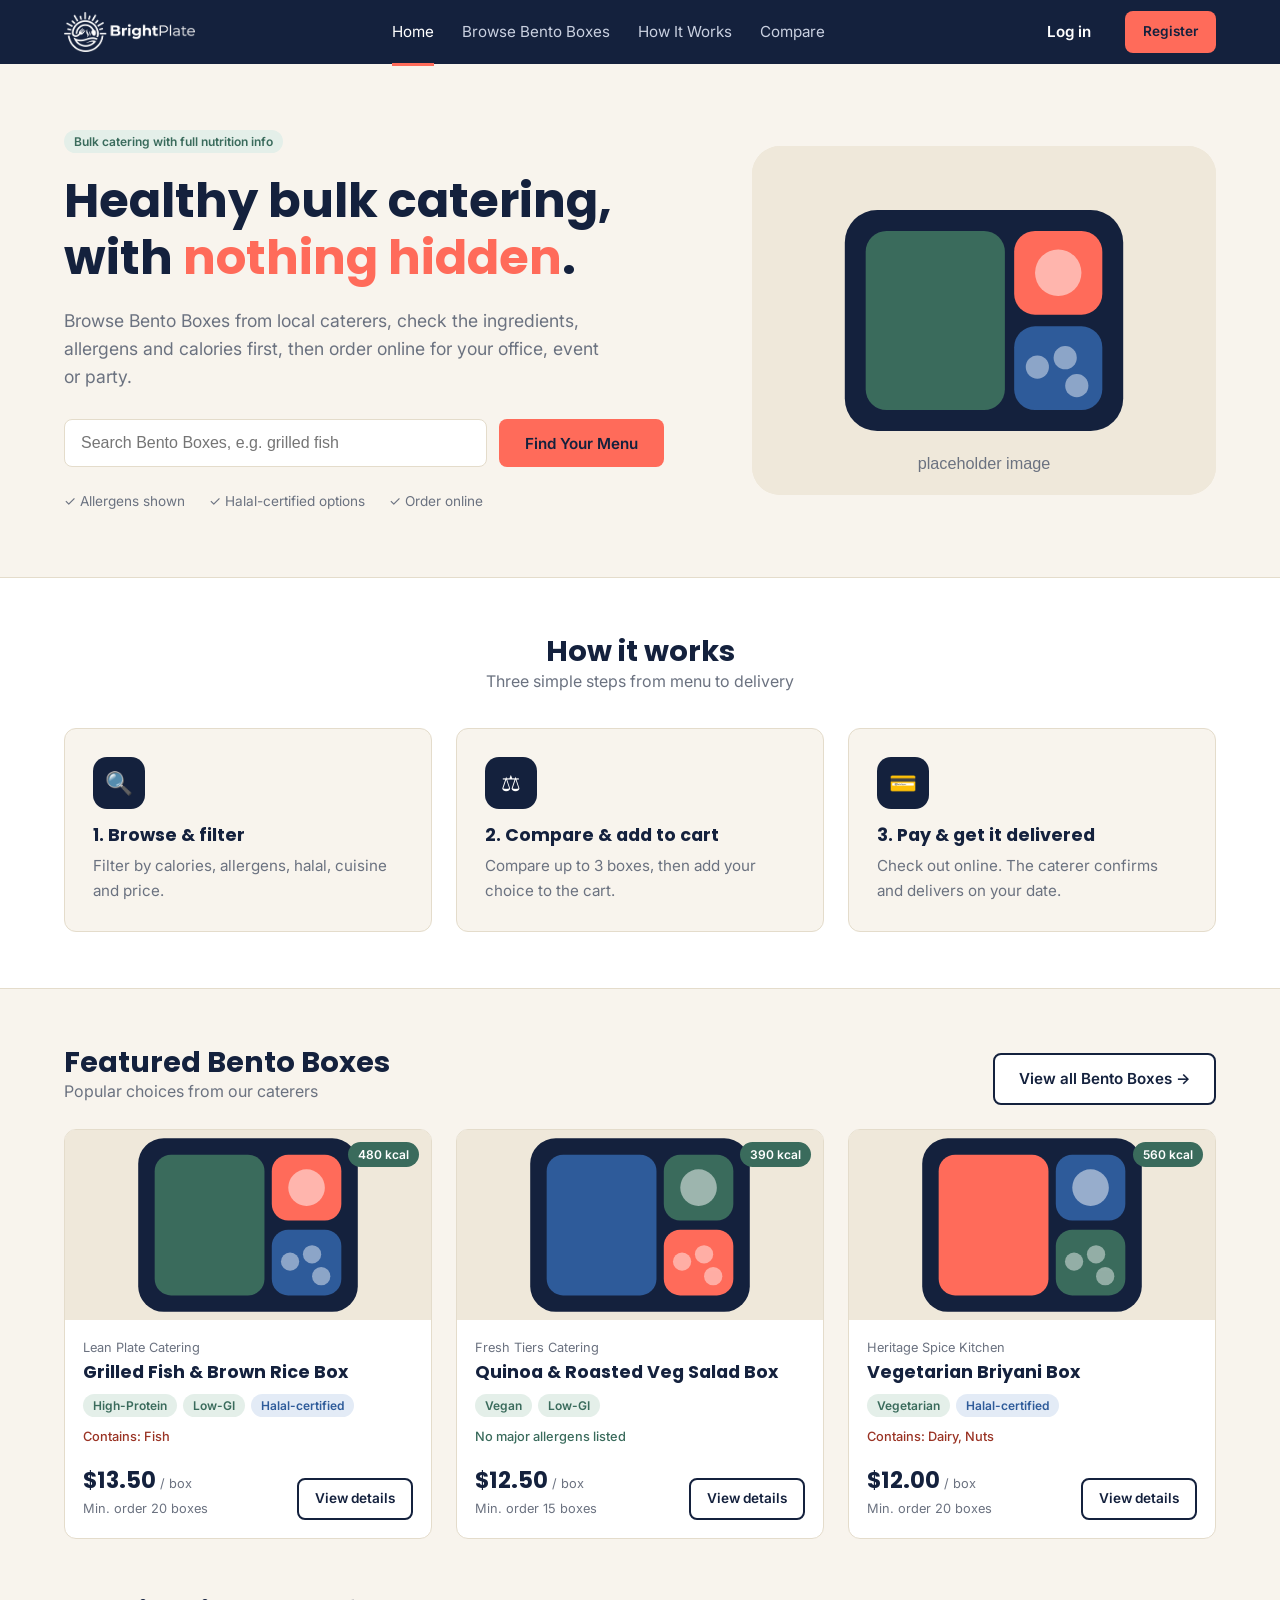
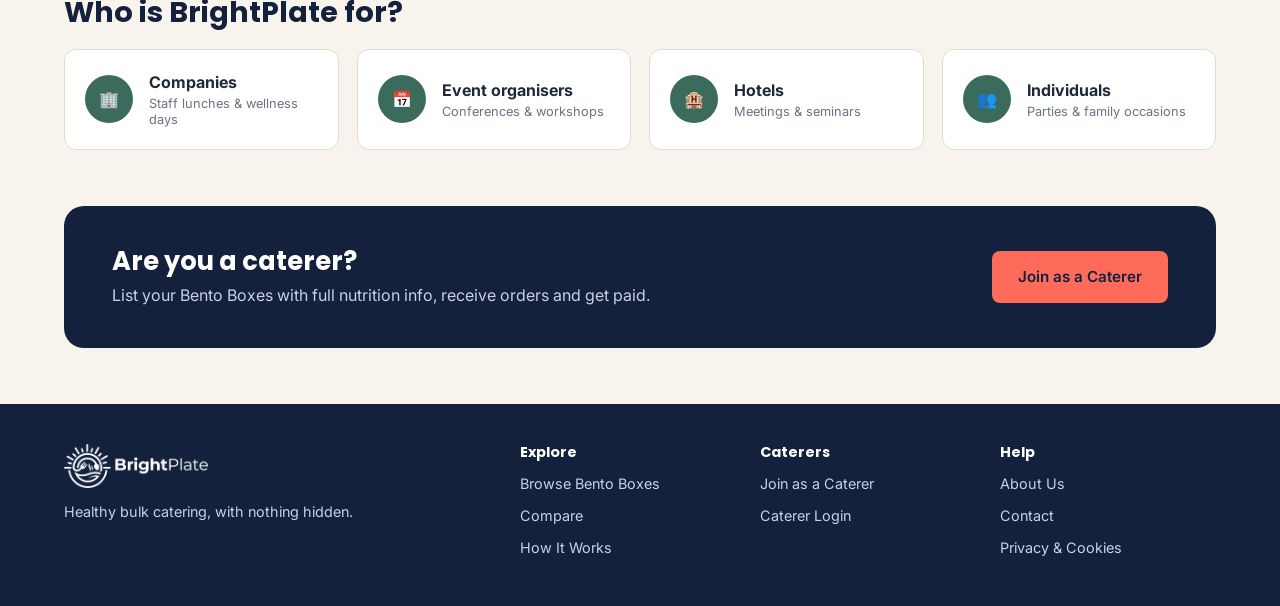
<file: index.html>
<!DOCTYPE html> <!-- tells the browser this file is an HTML5 page -->
<html lang="en"> <!-- root element of the page; lang="en" says the page is in English -->
<head> <!-- head holds information ABOUT the page (not shown on the page) -->
  <meta charset="UTF-8"> <!-- lets the page show all characters correctly -->
  <meta name="viewport" content="width=device-width, initial-scale=1.0"> <!-- makes the page fit phone screens -->
  <title>BrightPlate | Healthy Bulk Catering</title> <!-- text shown on the browser tab -->
  <link rel="icon" href="images/favicon/favicon.ico" sizes="any"> <!-- main icon shown on the browser tab -->
  <link rel="icon" type="image/png" sizes="32x32" href="images/favicon/favicon-32x32.png"> <!-- 32px icon for sharper tabs -->
  <link rel="icon" type="image/png" sizes="16x16" href="images/favicon/favicon-16x16.png"> <!-- 16px icon for small tabs -->
  <link rel="apple-touch-icon" href="images/favicon/apple-touch-icon.png"> <!-- icon used when saved to an iPhone or iPad home screen -->
  <link rel="manifest" href="images/favicon/site.webmanifest"> <!-- app name and icons for Android phones -->
  <link rel="preconnect" href="https://fonts.googleapis.com"> <!-- speeds up loading of the Google font -->
  <link href="https://fonts.googleapis.com/css2?family=Inter:wght@400;500;600&family=Poppins:wght@600;700&display=swap" rel="stylesheet"> <!-- loads the Poppins and Inter fonts (needs internet) -->
  <link rel="stylesheet" href="css/public-styles.css"> <!-- connects our CSS file to this page -->
</head> <!-- end of head -->
<body> <!-- body holds everything that is shown on the page -->

  <header class="site-header"> <!-- header = the top bar of the website -->
    <nav class="navbar container"> <!-- nav = the navigation menu; container keeps the content centred -->
      <a href="index.html" class="logo"> <!-- clicking the logo goes back to the Home page -->
        <img src="images/logo/BP-Full-White-web.png" alt="BrightPlate" height="40"> <!-- final white logo (icon + name) so it shows on the dark header -->
      </a> <!-- end of logo link -->
      <ul class="nav-links"> <!-- unordered list holding the menu links -->
        <li><a href="index.html" class="active">Home</a></li> <!-- Home link; "active" highlights the current page -->
        <li><a href="browse.html">Browse Bento Boxes</a></li> <!-- link to the Browse page -->
        <li><a href="#how-it-works">How It Works</a></li> <!-- jumps down to the How It Works section on this page -->
        <li><a href="#">Compare</a></li> <!-- Compare page (not built yet, so # for now) -->
      </ul> <!-- end of menu list -->
      <div class="nav-buttons"> <!-- group for the Log in and Register buttons -->
        <a href="#" class="btn btn-text">Log in</a> <!-- Log in button (page not built yet) -->
        <a href="#" class="btn btn-primary btn-small">Register</a> <!-- Register button (page not built yet) -->
      </div> <!-- end of button group -->
    </nav> <!-- end of navigation -->
  </header> <!-- end of header -->

  <main> <!-- main = the main content of the page -->

    <section class="hero container"> <!-- hero = the big welcome section at the top -->
      <div class="hero-text"> <!-- left side: the words -->
        <span class="tag tag-green">Bulk catering with full nutrition info</span> <!-- small label above the heading -->
        <h1>Healthy bulk catering, with <span class="highlight">nothing hidden</span>.</h1> <!-- main heading; span lets us colour two words -->
        <p>Browse Bento Boxes from local caterers, check the ingredients, allergens and calories first, then order online for your office, event or party.</p> <!-- short description -->
        <form class="hero-search" action="browse.html" method="get"> <!-- search form that opens the Browse page -->
          <input type="text" name="q" placeholder="Search Bento Boxes, e.g. grilled fish"> <!-- box where the visitor types -->
          <button type="submit" class="btn btn-primary">Find Your Menu</button> <!-- button that sends the search -->
        </form> <!-- end of search form -->
        <ul class="hero-checks"> <!-- list of three small selling points -->
          <li>&#10003; Allergens shown</li> <!-- &#10003; is a tick symbol -->
          <li>&#10003; Halal-certified options</li> <!-- selling point 2 -->
          <li>&#10003; Order online</li> <!-- selling point 3 -->
        </ul> <!-- end of selling points -->
      </div> <!-- end of left side -->
      <div class="hero-image"> <!-- right side: the picture -->
        <img src="images/hero-bento.svg" alt="A Bento Box with three compartments"> <!-- placeholder hero picture -->
      </div> <!-- end of right side -->
    </section> <!-- end of hero -->

    <section class="how-it-works" id="how-it-works"> <!-- how it works section; id lets the menu jump here -->
      <div class="container"> <!-- keeps the content centred -->
        <h2 class="section-title">How it works</h2> <!-- section heading -->
        <p class="section-sub">Three simple steps from menu to delivery</p> <!-- small text under the heading -->
        <div class="steps"> <!-- row that holds the three step cards -->
          <article class="step-card"> <!-- step 1 card -->
            <div class="step-icon">&#128269;</div> <!-- placeholder icon (magnifying glass emoji) -->
            <h3>1. Browse &amp; filter</h3> <!-- step title; &amp; shows the & symbol -->
            <p>Filter by calories, allergens, halal, cuisine and price.</p> <!-- step description -->
          </article> <!-- end of step 1 -->
          <article class="step-card"> <!-- step 2 card -->
            <div class="step-icon">&#9878;</div> <!-- placeholder icon (scales symbol) -->
            <h3>2. Compare &amp; add to cart</h3> <!-- step title -->
            <p>Compare up to 3 boxes, then add your choice to the cart.</p> <!-- step description -->
          </article> <!-- end of step 2 -->
          <article class="step-card"> <!-- step 3 card -->
            <div class="step-icon">&#128179;</div> <!-- placeholder icon (credit card emoji) -->
            <h3>3. Pay &amp; get it delivered</h3> <!-- step title -->
            <p>Check out online. The caterer confirms and delivers on your date.</p> <!-- step description -->
          </article> <!-- end of step 3 -->
        </div> <!-- end of step row -->
      </div> <!-- end of container -->
    </section> <!-- end of how it works -->

    <section class="featured container"> <!-- featured Bento Boxes section -->
      <div class="section-header"> <!-- row with the heading on the left and a button on the right -->
        <div> <!-- wrapper for the heading and its small text -->
          <h2 class="section-title">Featured Bento Boxes</h2> <!-- section heading -->
          <p class="section-sub">Popular choices from our caterers</p> <!-- small text under the heading -->
        </div> <!-- end of heading wrapper -->
        <a href="browse.html" class="btn btn-outline">View all Bento Boxes &rarr;</a> <!-- button to the Browse page; &rarr; is an arrow -->
      </div> <!-- end of section header -->
      <div class="box-grid"> <!-- grid that lays the cards out in 3 columns -->

        <article class="box-card"> <!-- card for Bento Box 1 -->
          <div class="box-image"> <!-- frame for the picture and the calorie badge -->
            <img src="images/bento-1.svg" alt="Grilled Fish and Brown Rice Box"> <!-- placeholder picture -->
            <span class="kcal-badge">480 kcal</span> <!-- calorie badge in the corner -->
          </div> <!-- end of picture frame -->
          <div class="box-body"> <!-- text part of the card -->
            <p class="box-caterer">Lean Plate Catering</p> <!-- caterer name -->
            <h3 class="box-name"><a href="detail.html">Grilled Fish &amp; Brown Rice Box</a></h3> <!-- box name linking to the Detail page -->
            <div class="box-tags"> <!-- row of dietary tags -->
              <span class="tag tag-green">High-Protein</span> <!-- tag 1 -->
              <span class="tag tag-green">Low-GI</span> <!-- tag 2 -->
              <span class="tag tag-blue">Halal-certified</span> <!-- tag 3 (blue for halal) -->
            </div> <!-- end of tags -->
            <p class="box-allergen">Contains: Fish</p> <!-- allergen line -->
            <div class="box-footer"> <!-- bottom row: price and button -->
              <div> <!-- wrapper for price and minimum order -->
                <span class="box-price">$13.50</span> <!-- price per box -->
                <span class="box-unit">/ box</span> <!-- small unit text -->
                <p class="box-moq">Min. order 20 boxes</p> <!-- minimum order quantity -->
              </div> <!-- end of price wrapper -->
              <a href="detail.html" class="btn btn-outline btn-small">View details</a> <!-- button to the Detail page -->
            </div> <!-- end of footer row -->
          </div> <!-- end of text part -->
        </article> <!-- end of card 1 -->

        <article class="box-card"> <!-- card for Bento Box 2 -->
          <div class="box-image"> <!-- frame for the picture and the calorie badge -->
            <img src="images/bento-2.svg" alt="Quinoa and Roasted Veg Salad Box"> <!-- placeholder picture -->
            <span class="kcal-badge">390 kcal</span> <!-- calorie badge -->
          </div> <!-- end of picture frame -->
          <div class="box-body"> <!-- text part of the card -->
            <p class="box-caterer">Fresh Tiers Catering</p> <!-- caterer name -->
            <h3 class="box-name"><a href="detail.html">Quinoa &amp; Roasted Veg Salad Box</a></h3> <!-- box name -->
            <div class="box-tags"> <!-- row of dietary tags -->
              <span class="tag tag-green">Vegan</span> <!-- tag 1 -->
              <span class="tag tag-green">Low-GI</span> <!-- tag 2 -->
            </div> <!-- end of tags -->
            <p class="box-allergen box-allergen-none">No major allergens listed</p> <!-- extra class turns the text green -->
            <div class="box-footer"> <!-- bottom row: price and button -->
              <div> <!-- wrapper for price and minimum order -->
                <span class="box-price">$12.50</span> <!-- price per box -->
                <span class="box-unit">/ box</span> <!-- small unit text -->
                <p class="box-moq">Min. order 15 boxes</p> <!-- minimum order quantity -->
              </div> <!-- end of price wrapper -->
              <a href="detail.html" class="btn btn-outline btn-small">View details</a> <!-- button to the Detail page -->
            </div> <!-- end of footer row -->
          </div> <!-- end of text part -->
        </article> <!-- end of card 2 -->

        <article class="box-card"> <!-- card for Bento Box 3 -->
          <div class="box-image"> <!-- frame for the picture and the calorie badge -->
            <img src="images/bento-3.svg" alt="Vegetarian Briyani Box"> <!-- placeholder picture -->
            <span class="kcal-badge">560 kcal</span> <!-- calorie badge -->
          </div> <!-- end of picture frame -->
          <div class="box-body"> <!-- text part of the card -->
            <p class="box-caterer">Heritage Spice Kitchen</p> <!-- caterer name -->
            <h3 class="box-name"><a href="detail.html">Vegetarian Briyani Box</a></h3> <!-- box name -->
            <div class="box-tags"> <!-- row of dietary tags -->
              <span class="tag tag-green">Vegetarian</span> <!-- tag 1 -->
              <span class="tag tag-blue">Halal-certified</span> <!-- tag 2 -->
            </div> <!-- end of tags -->
            <p class="box-allergen">Contains: Dairy, Nuts</p> <!-- allergen line -->
            <div class="box-footer"> <!-- bottom row: price and button -->
              <div> <!-- wrapper for price and minimum order -->
                <span class="box-price">$12.00</span> <!-- price per box -->
                <span class="box-unit">/ box</span> <!-- small unit text -->
                <p class="box-moq">Min. order 20 boxes</p> <!-- minimum order quantity -->
              </div> <!-- end of price wrapper -->
              <a href="detail.html" class="btn btn-outline btn-small">View details</a> <!-- button to the Detail page -->
            </div> <!-- end of footer row -->
          </div> <!-- end of text part -->
        </article> <!-- end of card 3 -->

      </div> <!-- end of card grid -->
    </section> <!-- end of featured section -->

    <section class="audience container"> <!-- who is BrightPlate for section -->
      <h2 class="section-title">Who is BrightPlate for?</h2> <!-- section heading -->
      <div class="audience-grid"> <!-- grid of four small cards -->
        <div class="audience-card"> <!-- card 1 -->
          <span class="audience-icon">&#127970;</span> <!-- placeholder icon (office building emoji) -->
          <div> <!-- wrapper for the two lines of text -->
            <strong>Companies</strong> <!-- bold title -->
            <p>Staff lunches &amp; wellness days</p> <!-- short description -->
          </div> <!-- end of text wrapper -->
        </div> <!-- end of card 1 -->
        <div class="audience-card"> <!-- card 2 -->
          <span class="audience-icon">&#128197;</span> <!-- placeholder icon (calendar emoji) -->
          <div> <!-- wrapper for the two lines of text -->
            <strong>Event organisers</strong> <!-- bold title -->
            <p>Conferences &amp; workshops</p> <!-- short description -->
          </div> <!-- end of text wrapper -->
        </div> <!-- end of card 2 -->
        <div class="audience-card"> <!-- card 3 -->
          <span class="audience-icon">&#127976;</span> <!-- placeholder icon (hotel emoji) -->
          <div> <!-- wrapper for the two lines of text -->
            <strong>Hotels</strong> <!-- bold title -->
            <p>Meetings &amp; seminars</p> <!-- short description -->
          </div> <!-- end of text wrapper -->
        </div> <!-- end of card 3 -->
        <div class="audience-card"> <!-- card 4 -->
          <span class="audience-icon">&#128101;</span> <!-- placeholder icon (people emoji) -->
          <div> <!-- wrapper for the two lines of text -->
            <strong>Individuals</strong> <!-- bold title -->
            <p>Parties &amp; family occasions</p> <!-- short description -->
          </div> <!-- end of text wrapper -->
        </div> <!-- end of card 4 -->
      </div> <!-- end of audience grid -->
    </section> <!-- end of audience section -->

    <section class="cta container"> <!-- call-to-action banner for caterers -->
      <div class="cta-banner"> <!-- dark blue banner box -->
        <div> <!-- wrapper for the banner text -->
          <h2>Are you a caterer?</h2> <!-- banner heading -->
          <p>List your Bento Boxes with full nutrition info, receive orders and get paid.</p> <!-- banner text -->
        </div> <!-- end of banner text -->
        <a href="#" class="btn btn-primary">Join as a Caterer</a> <!-- button (page not built yet) -->
      </div> <!-- end of banner box -->
    </section> <!-- end of call-to-action -->

  </main> <!-- end of main content -->

  <footer class="site-footer"> <!-- footer = the bottom bar of the website -->
    <div class="footer-grid container"> <!-- grid with four columns -->
      <div> <!-- column 1: brand -->
        <img src="images/logo/BP-Full-White-web.png" alt="BrightPlate" class="footer-logo"> <!-- same white logo on the dark footer -->
        <p>Healthy bulk catering, with nothing hidden.</p> <!-- tagline -->
      </div> <!-- end of column 1 -->
      <div> <!-- column 2: explore links -->
        <h4>Explore</h4> <!-- column heading -->
        <ul> <!-- list of links -->
          <li><a href="browse.html">Browse Bento Boxes</a></li> <!-- link to Browse page -->
          <li><a href="#">Compare</a></li> <!-- link (page not built yet) -->
          <li><a href="#how-it-works">How It Works</a></li> <!-- link to the section on this page -->
        </ul> <!-- end of list -->
      </div> <!-- end of column 2 -->
      <div> <!-- column 3: caterer links -->
        <h4>Caterers</h4> <!-- column heading -->
        <ul> <!-- list of links -->
          <li><a href="#">Join as a Caterer</a></li> <!-- link (page not built yet) -->
          <li><a href="#">Caterer Login</a></li> <!-- link (page not built yet) -->
        </ul> <!-- end of list -->
      </div> <!-- end of column 3 -->
      <div> <!-- column 4: help links -->
        <h4>Help</h4> <!-- column heading -->
        <ul> <!-- list of links -->
          <li><a href="#">About Us</a></li> <!-- link (page not built yet) -->
          <li><a href="#">Contact</a></li> <!-- link (page not built yet) -->
          <li><a href="#">Privacy &amp; Cookies</a></li> <!-- link (page not built yet) -->
        </ul> <!-- end of list -->
      </div> <!-- end of column 4 -->
    </div> <!-- end of footer grid -->
  </footer> <!-- end of footer -->

</body> <!-- end of body -->
</html> <!-- end of the HTML page -->
</file>
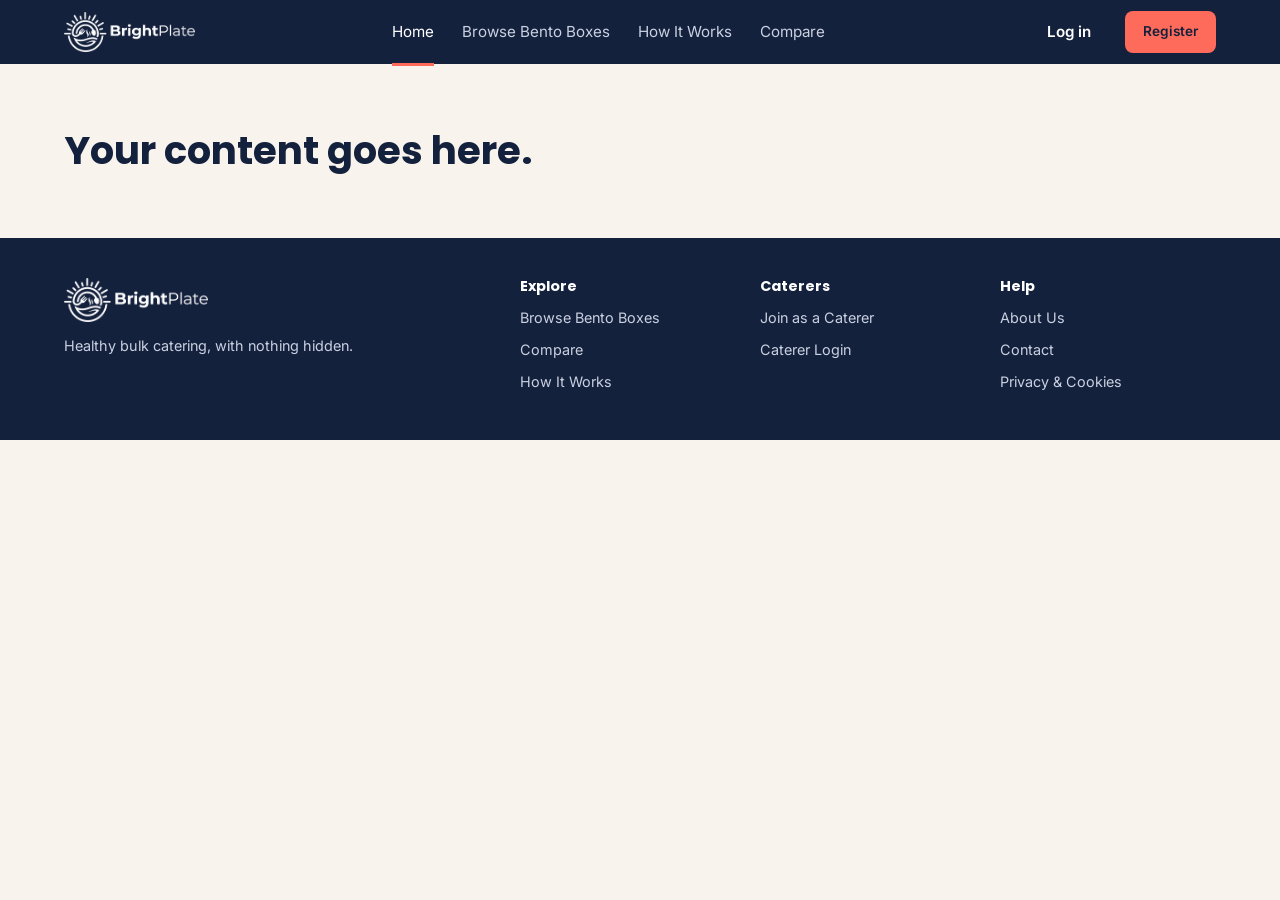
<file: boilerplate.html>
<!DOCTYPE html> <!-- tells the browser this file is an HTML5 page -->
<html lang="en"> <!-- root element of the page; lang="en" says the page is in English -->
<head> <!-- head holds information ABOUT the page (not shown on the page) -->
  <meta charset="UTF-8"> <!-- lets the page show all characters correctly -->
  <meta name="viewport" content="width=device-width, initial-scale=1.0"> <!-- makes the page fit phone screens -->
  <title>BrightPlate | Healthy Bulk Catering</title> <!-- text shown on the browser tab -->
  <link rel="icon" href="images/favicon/favicon.ico" sizes="any"> <!-- main icon shown on the browser tab -->
  <link rel="icon" type="image/png" sizes="32x32" href="images/favicon/favicon-32x32.png"> <!-- 32px icon for sharper tabs -->
  <link rel="icon" type="image/png" sizes="16x16" href="images/favicon/favicon-16x16.png"> <!-- 16px icon for small tabs -->
  <link rel="apple-touch-icon" href="images/favicon/apple-touch-icon.png"> <!-- icon used when saved to an iPhone or iPad home screen -->
  <link rel="manifest" href="images/favicon/site.webmanifest"> <!-- app name and icons for Android phones -->
  <link rel="preconnect" href="https://fonts.googleapis.com"> <!-- speeds up loading of the Google font -->
  <link href="https://fonts.googleapis.com/css2?family=Inter:wght@400;500;600&family=Poppins:wght@600;700&display=swap" rel="stylesheet"> <!-- loads the Poppins and Inter fonts (needs internet) -->
  <link rel="stylesheet" href="css/style.css"> <!-- connects our CSS file to this page -->
</head> <!-- end of head -->
<body> <!-- body holds everything that is shown on the page -->

  <header class="site-header"> <!-- header = the top bar of the website -->
    <nav class="navbar container"> <!-- nav = the navigation menu; container keeps the content centred -->
      <a href="index.html" class="logo"> <!-- clicking the logo goes back to the Home page -->
        <img src="images/logo/BP-Full-White-web.png" alt="BrightPlate" height="40"> <!-- final white logo (icon + name) so it shows on the dark header -->
      </a> <!-- end of logo link -->
      <ul class="nav-links"> <!-- unordered list holding the menu links -->
        <li><a href="index.html" class="active">Home</a></li> <!-- Home link; "active" highlights the current page -->
        <li><a href="browse.html">Browse Bento Boxes</a></li> <!-- link to the Browse page -->
        <li><a href="#how-it-works">How It Works</a></li> <!-- jumps down to the How It Works section on this page -->
        <li><a href="#">Compare</a></li> <!-- Compare page (not built yet, so # for now) -->
      </ul> <!-- end of menu list -->
      <div class="nav-buttons"> <!-- group for the Log in and Register buttons -->
        <a href="#" class="btn btn-text">Log in</a> <!-- Log in button (page not built yet) -->
        <a href="#" class="btn btn-primary btn-small">Register</a> <!-- Register button (page not built yet) -->
      </div> <!-- end of button group -->
    </nav> <!-- end of navigation -->
  </header> <!-- end of header -->

  <main> <!-- main = the main content of the page -->

    <section class="hero container"> <!-- hero = the big welcome section at the top -->
      <h1>Your content goes here</span>.</h1> <!-- main heading; span lets us colour two words -->
      
    </section> <!-- end of hero -->

  </main> <!-- end of main content -->

  <footer class="site-footer"> <!-- footer = the bottom bar of the website -->
    <div class="footer-grid container"> <!-- grid with four columns -->
      <div> <!-- column 1: brand -->
        <img src="images/logo/BP-Full-White-web.png" alt="BrightPlate" class="footer-logo"> <!-- same white logo on the dark footer -->
        <p>Healthy bulk catering, with nothing hidden.</p> <!-- tagline -->
      </div> <!-- end of column 1 -->
      <div> <!-- column 2: explore links -->
        <h4>Explore</h4> <!-- column heading -->
        <ul> <!-- list of links -->
          <li><a href="browse.html">Browse Bento Boxes</a></li> <!-- link to Browse page -->
          <li><a href="#">Compare</a></li> <!-- link (page not built yet) -->
          <li><a href="#how-it-works">How It Works</a></li> <!-- link to the section on this page -->
        </ul> <!-- end of list -->
      </div> <!-- end of column 2 -->
      <div> <!-- column 3: caterer links -->
        <h4>Caterers</h4> <!-- column heading -->
        <ul> <!-- list of links -->
          <li><a href="#">Join as a Caterer</a></li> <!-- link (page not built yet) -->
          <li><a href="#">Caterer Login</a></li> <!-- link (page not built yet) -->
        </ul> <!-- end of list -->
      </div> <!-- end of column 3 -->
      <div> <!-- column 4: help links -->
        <h4>Help</h4> <!-- column heading -->
        <ul> <!-- list of links -->
          <li><a href="#">About Us</a></li> <!-- link (page not built yet) -->
          <li><a href="#">Contact</a></li> <!-- link (page not built yet) -->
          <li><a href="#">Privacy &amp; Cookies</a></li> <!-- link (page not built yet) -->
        </ul> <!-- end of list -->
      </div> <!-- end of column 4 -->
    </div> <!-- end of footer grid -->
  </footer> <!-- end of footer -->

</body> <!-- end of body -->
</html> <!-- end of the HTML page -->
</file>
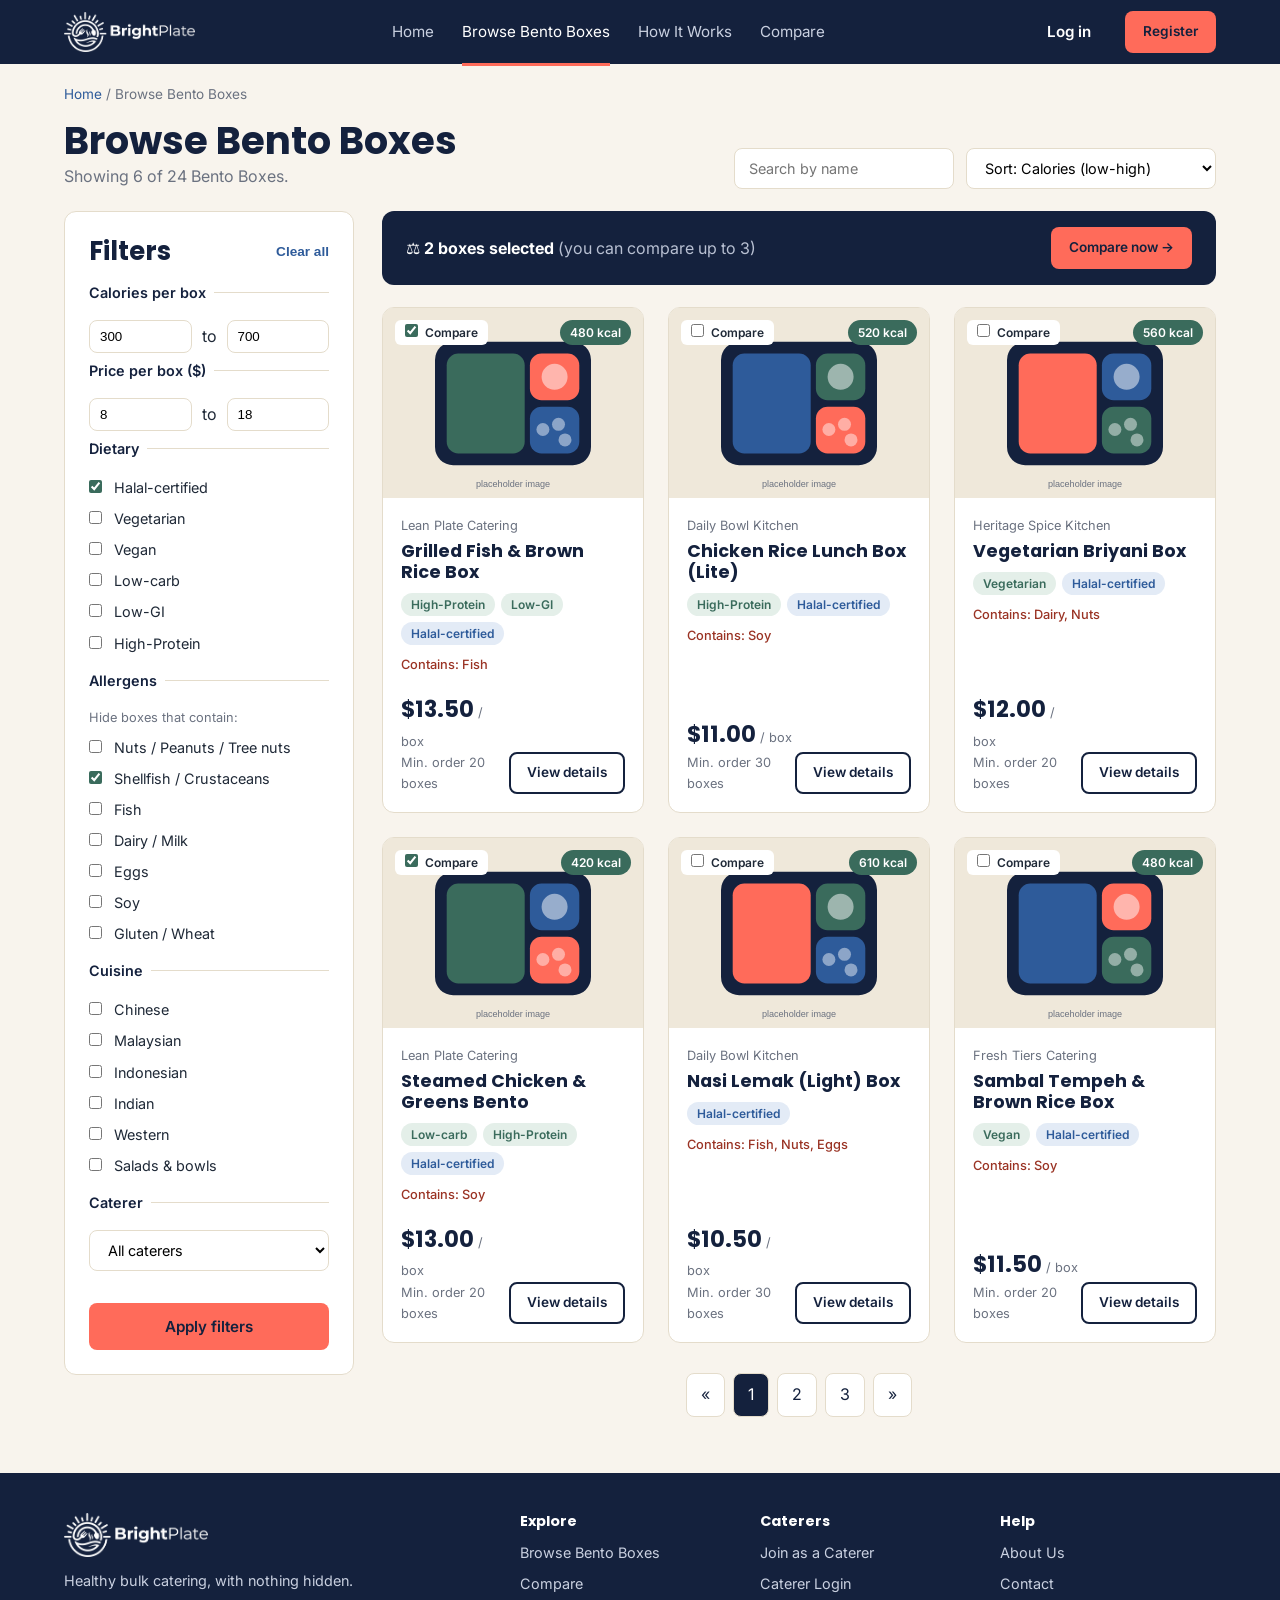
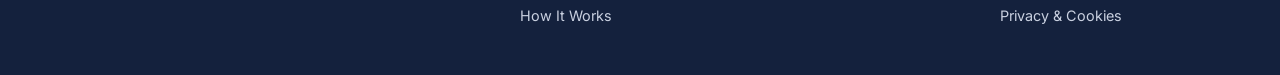
<file: browse.html>
<!DOCTYPE html> <!-- tells the browser this file is an HTML5 page -->
<html lang="en"> <!-- root element of the page; lang="en" says the page is in English -->
<head> <!-- head holds information ABOUT the page (not shown on the page) -->
  <meta charset="UTF-8"> <!-- lets the page show all characters correctly -->
  <meta name="viewport" content="width=device-width, initial-scale=1.0"> <!-- makes the page fit phone screens -->
  <title>Browse Bento Boxes | BrightPlate</title> <!-- text shown on the browser tab -->
  <link rel="icon" href="images/favicon/favicon.ico" sizes="any"> <!-- main icon shown on the browser tab -->
  <link rel="icon" type="image/png" sizes="32x32" href="images/favicon/favicon-32x32.png"> <!-- 32px icon for sharper tabs -->
  <link rel="icon" type="image/png" sizes="16x16" href="images/favicon/favicon-16x16.png"> <!-- 16px icon for small tabs -->
  <link rel="apple-touch-icon" href="images/favicon/apple-touch-icon.png"> <!-- icon used when saved to an iPhone or iPad home screen -->
  <link rel="manifest" href="images/favicon/site.webmanifest"> <!-- app name and icons for Android phones -->
  <link rel="preconnect" href="https://fonts.googleapis.com"> <!-- speeds up loading of the Google font -->
  <link href="https://fonts.googleapis.com/css2?family=Inter:wght@400;500;600&family=Poppins:wght@600;700&display=swap" rel="stylesheet"> <!-- loads the Poppins and Inter fonts (needs internet) -->
  <link rel="stylesheet" href="css/public-styles.css"> <!-- connects our CSS file to this page -->
</head> <!-- end of head -->
<body> <!-- body holds everything that is shown on the page -->

  <header class="site-header"> <!-- header = the top bar of the website (same as the Home page) -->
    <nav class="navbar container"> <!-- nav = the navigation menu; container keeps the content centred -->
      <a href="index.html" class="logo"> <!-- clicking the logo goes back to the Home page -->
        <img src="images/logo/BP-Full-White-web.png" alt="BrightPlate" height="40"> <!-- final white logo (icon + name) so it shows on the dark header -->
      </a> <!-- end of logo link -->
      <ul class="nav-links"> <!-- unordered list holding the menu links -->
        <li><a href="index.html">Home</a></li> <!-- link to the Home page -->
        <li><a href="browse.html" class="active">Browse Bento Boxes</a></li> <!-- "active" highlights the current page -->
        <li><a href="index.html#how-it-works">How It Works</a></li> <!-- jumps to the How It Works section on the Home page -->
        <li><a href="#">Compare</a></li> <!-- Compare page (not built yet, so # for now) -->
      </ul> <!-- end of menu list -->
      <div class="nav-buttons"> <!-- group for the Log in and Register buttons -->
        <a href="#" class="btn btn-text">Log in</a> <!-- Log in button (page not built yet) -->
        <a href="#" class="btn btn-primary btn-small">Register</a> <!-- Register button (page not built yet) -->
      </div> <!-- end of button group -->
    </nav> <!-- end of navigation -->
  </header> <!-- end of header -->

  <main class="container"> <!-- main content; container keeps it centred -->

    <p class="breadcrumb"><a href="index.html">Home</a> / Browse Bento Boxes</p> <!-- breadcrumb shows where the visitor is -->

    <div class="browse-top"> <!-- row with the page title on the left and the tools on the right -->
      <div> <!-- wrapper for the title and the small text -->
        <h1>Browse Bento Boxes</h1> <!-- page heading -->
        <p class="section-sub">Showing 6 of 24 Bento Boxes.</p> <!-- shows how many results are displayed -->
      </div> <!-- end of title wrapper -->
      <div class="browse-tools"> <!-- search box and sort menu -->
        <input type="search" placeholder="Search by name" aria-label="Search by name"> <!-- search box; aria-label helps screen readers -->
        <select aria-label="Sort by"> <!-- drop-down menu for sorting -->
          <option>Sort: Calories (low-high)</option> <!-- sort choice 1 -->
          <option>Sort: Price (low-high)</option> <!-- sort choice 2 -->
          <option>Sort: Name (A-Z)</option> <!-- sort choice 3 -->
        </select> <!-- end of drop-down -->
      </div> <!-- end of tools -->
    </div> <!-- end of top row -->

    <div class="browse-layout"> <!-- two columns: filters on the left, results on the right -->

      <aside class="filters"> <!-- aside = side content; this is the filter panel -->
        <form action="browse.html" method="get"> <!-- one form holds all the filters -->
          <div class="filters-header"> <!-- row with the title and the Clear all link -->
            <h2>Filters</h2> <!-- filter panel heading -->
            <button type="reset" class="link-button">Clear all</button> <!-- reset button clears every filter -->
          </div> <!-- end of filter header -->

          <fieldset class="filter-group"> <!-- fieldset groups related form controls -->
            <legend>Calories per box</legend> <!-- title of the group -->
            <div class="range-row"> <!-- row with two number boxes -->
              <input type="number" name="kcal-min" value="300" min="0" aria-label="Minimum calories"> <!-- lowest calories -->
              <span>to</span> <!-- word between the boxes -->
              <input type="number" name="kcal-max" value="700" min="0" aria-label="Maximum calories"> <!-- highest calories -->
            </div> <!-- end of row -->
          </fieldset> <!-- end of calories group -->

          <fieldset class="filter-group"> <!-- price group -->
            <legend>Price per box ($)</legend> <!-- title of the group -->
            <div class="range-row"> <!-- row with two number boxes -->
              <input type="number" name="price-min" value="8" min="0" aria-label="Minimum price"> <!-- lowest price -->
              <span>to</span> <!-- word between the boxes -->
              <input type="number" name="price-max" value="18" min="0" aria-label="Maximum price"> <!-- highest price -->
            </div> <!-- end of row -->
          </fieldset> <!-- end of price group -->

          <fieldset class="filter-group"> <!-- dietary group -->
            <legend>Dietary</legend> <!-- title of the group -->
            <label><input type="checkbox" name="diet" value="halal" checked> Halal-certified</label> <!-- ticked by default -->
            <label><input type="checkbox" name="diet" value="vegetarian"> Vegetarian</label> <!-- checkbox -->
            <label><input type="checkbox" name="diet" value="vegan"> Vegan</label> <!-- checkbox -->
            <label><input type="checkbox" name="diet" value="low-carb"> Low-carb</label> <!-- checkbox -->
            <label><input type="checkbox" name="diet" value="low-gi"> Low-GI</label> <!-- checkbox -->
            <label><input type="checkbox" name="diet" value="high-protein"> High-Protein</label> <!-- checkbox -->
          </fieldset> <!-- end of dietary group -->

          <fieldset class="filter-group"> <!-- allergen group -->
            <legend>Allergens</legend> <!-- title of the group -->
            <p class="filter-note">Hide boxes that contain:</p> <!-- small explanation -->
            <label><input type="checkbox" name="allergen" value="nuts"> Nuts / Peanuts / Tree nuts</label> <!-- checkbox -->
            <label><input type="checkbox" name="allergen" value="shellfish" checked> Shellfish / Crustaceans</label> <!-- ticked by default -->
            <label><input type="checkbox" name="allergen" value="fish"> Fish</label> <!-- checkbox -->
            <label><input type="checkbox" name="allergen" value="dairy"> Dairy / Milk</label> <!-- checkbox -->
            <label><input type="checkbox" name="allergen" value="eggs"> Eggs</label> <!-- checkbox -->
            <label><input type="checkbox" name="allergen" value="soy"> Soy</label> <!-- checkbox -->
            <label><input type="checkbox" name="allergen" value="gluten"> Gluten / Wheat</label> <!-- checkbox -->
          </fieldset> <!-- end of allergen group -->

          <fieldset class="filter-group"> <!-- cuisine group -->
            <legend>Cuisine</legend> <!-- title of the group -->
            <label><input type="checkbox" name="cuisine" value="chinese"> Chinese</label> <!-- checkbox -->
            <label><input type="checkbox" name="cuisine" value="malaysian"> Malaysian</label> <!-- checkbox -->
            <label><input type="checkbox" name="cuisine" value="indonesian"> Indonesian</label> <!-- checkbox -->
            <label><input type="checkbox" name="cuisine" value="indian"> Indian</label> <!-- checkbox -->
            <label><input type="checkbox" name="cuisine" value="western"> Western</label> <!-- checkbox -->
            <label><input type="checkbox" name="cuisine" value="salads"> Salads &amp; bowls</label> <!-- checkbox -->
          </fieldset> <!-- end of cuisine group -->

          <fieldset class="filter-group"> <!-- caterer group -->
            <legend>Caterer</legend> <!-- title of the group -->
            <select name="caterer" aria-label="Caterer"> <!-- drop-down menu -->
              <option>All caterers</option> <!-- default choice -->
              <option>Lean Plate Catering</option> <!-- caterer 1 -->
              <option>Daily Bowl Kitchen</option> <!-- caterer 2 -->
              <option>Heritage Spice Kitchen</option> <!-- caterer 3 -->
              <option>Fresh Tiers Catering</option> <!-- caterer 4 -->
            </select> <!-- end of drop-down -->
          </fieldset> <!-- end of caterer group -->

          <button type="submit" class="btn btn-primary btn-block">Apply filters</button> <!-- button that sends the filters -->
        </form> <!-- end of filter form -->
      </aside> <!-- end of filter panel -->

      <section class="results"> <!-- right column: compare bar and the boxes -->

        <div class="compare-bar"> <!-- dark bar that appears above the boxes -->
          <p>&#9878; <strong>2 boxes selected</strong> <span>(you can compare up to 3)</span></p> <!-- message; &#9878; is a scales symbol -->
          <a href="#" class="btn btn-primary btn-small">Compare now &rarr;</a> <!-- compare button (page not built yet) -->
        </div> <!-- end of compare bar -->

        <div class="box-grid"> <!-- grid that lays the cards out in 3 columns -->

          <article class="box-card"> <!-- card for Bento Box 1 -->
            <div class="box-image"> <!-- frame for the picture, compare tick and calorie badge -->
              <img src="images/bento-1.svg" alt="Grilled Fish and Brown Rice Box"> <!-- placeholder picture -->
              <label class="compare-check"><input type="checkbox" checked> Compare</label> <!-- tick box to add to compare -->
              <span class="kcal-badge">480 kcal</span> <!-- calorie badge -->
            </div> <!-- end of picture frame -->
            <div class="box-body"> <!-- text part of the card -->
              <p class="box-caterer">Lean Plate Catering</p> <!-- caterer name -->
              <h3 class="box-name"><a href="detail.html">Grilled Fish &amp; Brown Rice Box</a></h3> <!-- box name -->
              <div class="box-tags"> <!-- row of dietary tags -->
                <span class="tag tag-green">High-Protein</span> <!-- tag 1 -->
                <span class="tag tag-green">Low-GI</span> <!-- tag 2 -->
                <span class="tag tag-blue">Halal-certified</span> <!-- tag 3 -->
              </div> <!-- end of tags -->
              <p class="box-allergen">Contains: Fish</p> <!-- allergen line -->
              <div class="box-footer"> <!-- bottom row: price and button -->
                <div> <!-- wrapper for price and minimum order -->
                  <span class="box-price">$13.50</span> <!-- price per box -->
                  <span class="box-unit">/ box</span> <!-- small unit text -->
                  <p class="box-moq">Min. order 20 boxes</p> <!-- minimum order quantity -->
                </div> <!-- end of price wrapper -->
                <a href="detail.html" class="btn btn-outline btn-small">View details</a> <!-- button to the Detail page -->
              </div> <!-- end of footer row -->
            </div> <!-- end of text part -->
          </article> <!-- end of card 1 -->

          <article class="box-card"> <!-- card for Bento Box 2 -->
            <div class="box-image"> <!-- frame for the picture, compare tick and calorie badge -->
              <img src="images/bento-2.svg" alt="Chicken Rice Lunch Box (Lite)"> <!-- placeholder picture -->
              <label class="compare-check"><input type="checkbox"> Compare</label> <!-- tick box to add to compare -->
              <span class="kcal-badge">520 kcal</span> <!-- calorie badge -->
            </div> <!-- end of picture frame -->
            <div class="box-body"> <!-- text part of the card -->
              <p class="box-caterer">Daily Bowl Kitchen</p> <!-- caterer name -->
              <h3 class="box-name"><a href="detail.html">Chicken Rice Lunch Box (Lite)</a></h3> <!-- box name -->
              <div class="box-tags"> <!-- row of dietary tags -->
                <span class="tag tag-green">High-Protein</span> <!-- tag 1 -->
                <span class="tag tag-blue">Halal-certified</span> <!-- tag 2 -->
              </div> <!-- end of tags -->
              <p class="box-allergen">Contains: Soy</p> <!-- allergen line -->
              <div class="box-footer"> <!-- bottom row: price and button -->
                <div> <!-- wrapper for price and minimum order -->
                  <span class="box-price">$11.00</span> <!-- price per box -->
                  <span class="box-unit">/ box</span> <!-- small unit text -->
                  <p class="box-moq">Min. order 30 boxes</p> <!-- minimum order quantity -->
                </div> <!-- end of price wrapper -->
                <a href="detail.html" class="btn btn-outline btn-small">View details</a> <!-- button to the Detail page -->
              </div> <!-- end of footer row -->
            </div> <!-- end of text part -->
          </article> <!-- end of card 2 -->

          <article class="box-card"> <!-- card for Bento Box 3 -->
            <div class="box-image"> <!-- frame for the picture, compare tick and calorie badge -->
              <img src="images/bento-3.svg" alt="Vegetarian Briyani Box"> <!-- placeholder picture -->
              <label class="compare-check"><input type="checkbox"> Compare</label> <!-- tick box to add to compare -->
              <span class="kcal-badge">560 kcal</span> <!-- calorie badge -->
            </div> <!-- end of picture frame -->
            <div class="box-body"> <!-- text part of the card -->
              <p class="box-caterer">Heritage Spice Kitchen</p> <!-- caterer name -->
              <h3 class="box-name"><a href="detail.html">Vegetarian Briyani Box</a></h3> <!-- box name -->
              <div class="box-tags"> <!-- row of dietary tags -->
                <span class="tag tag-green">Vegetarian</span> <!-- tag 1 -->
                <span class="tag tag-blue">Halal-certified</span> <!-- tag 2 -->
              </div> <!-- end of tags -->
              <p class="box-allergen">Contains: Dairy, Nuts</p> <!-- allergen line -->
              <div class="box-footer"> <!-- bottom row: price and button -->
                <div> <!-- wrapper for price and minimum order -->
                  <span class="box-price">$12.00</span> <!-- price per box -->
                  <span class="box-unit">/ box</span> <!-- small unit text -->
                  <p class="box-moq">Min. order 20 boxes</p> <!-- minimum order quantity -->
                </div> <!-- end of price wrapper -->
                <a href="detail.html" class="btn btn-outline btn-small">View details</a> <!-- button to the Detail page -->
              </div> <!-- end of footer row -->
            </div> <!-- end of text part -->
          </article> <!-- end of card 3 -->

          <article class="box-card"> <!-- card for Bento Box 4 -->
            <div class="box-image"> <!-- frame for the picture, compare tick and calorie badge -->
              <img src="images/bento-4.svg" alt="Steamed Chicken and Greens Bento"> <!-- placeholder picture -->
              <label class="compare-check"><input type="checkbox" checked> Compare</label> <!-- tick box (ticked by default) -->
              <span class="kcal-badge">420 kcal</span> <!-- calorie badge -->
            </div> <!-- end of picture frame -->
            <div class="box-body"> <!-- text part of the card -->
              <p class="box-caterer">Lean Plate Catering</p> <!-- caterer name -->
              <h3 class="box-name"><a href="detail.html">Steamed Chicken &amp; Greens Bento</a></h3> <!-- box name -->
              <div class="box-tags"> <!-- row of dietary tags -->
                <span class="tag tag-green">Low-carb</span> <!-- tag 1 -->
                <span class="tag tag-green">High-Protein</span> <!-- tag 2 -->
                <span class="tag tag-blue">Halal-certified</span> <!-- tag 3 -->
              </div> <!-- end of tags -->
              <p class="box-allergen">Contains: Soy</p> <!-- allergen line -->
              <div class="box-footer"> <!-- bottom row: price and button -->
                <div> <!-- wrapper for price and minimum order -->
                  <span class="box-price">$13.00</span> <!-- price per box -->
                  <span class="box-unit">/ box</span> <!-- small unit text -->
                  <p class="box-moq">Min. order 20 boxes</p> <!-- minimum order quantity -->
                </div> <!-- end of price wrapper -->
                <a href="detail.html" class="btn btn-outline btn-small">View details</a> <!-- button to the Detail page -->
              </div> <!-- end of footer row -->
            </div> <!-- end of text part -->
          </article> <!-- end of card 4 -->

          <article class="box-card"> <!-- card for Bento Box 5 -->
            <div class="box-image"> <!-- frame for the picture, compare tick and calorie badge -->
              <img src="images/bento-5.svg" alt="Nasi Lemak (Light) Box"> <!-- placeholder picture -->
              <label class="compare-check"><input type="checkbox"> Compare</label> <!-- tick box to add to compare -->
              <span class="kcal-badge">610 kcal</span> <!-- calorie badge -->
            </div> <!-- end of picture frame -->
            <div class="box-body"> <!-- text part of the card -->
              <p class="box-caterer">Daily Bowl Kitchen</p> <!-- caterer name -->
              <h3 class="box-name"><a href="detail.html">Nasi Lemak (Light) Box</a></h3> <!-- box name -->
              <div class="box-tags"> <!-- row of dietary tags -->
                <span class="tag tag-blue">Halal-certified</span> <!-- tag 1 -->
              </div> <!-- end of tags -->
              <p class="box-allergen">Contains: Fish, Nuts, Eggs</p> <!-- allergen line -->
              <div class="box-footer"> <!-- bottom row: price and button -->
                <div> <!-- wrapper for price and minimum order -->
                  <span class="box-price">$10.50</span> <!-- price per box -->
                  <span class="box-unit">/ box</span> <!-- small unit text -->
                  <p class="box-moq">Min. order 30 boxes</p> <!-- minimum order quantity -->
                </div> <!-- end of price wrapper -->
                <a href="detail.html" class="btn btn-outline btn-small">View details</a> <!-- button to the Detail page -->
              </div> <!-- end of footer row -->
            </div> <!-- end of text part -->
          </article> <!-- end of card 5 -->

          <article class="box-card"> <!-- card for Bento Box 6 -->
            <div class="box-image"> <!-- frame for the picture, compare tick and calorie badge -->
              <img src="images/bento-6.svg" alt="Sambal Tempeh and Brown Rice Box"> <!-- placeholder picture -->
              <label class="compare-check"><input type="checkbox"> Compare</label> <!-- tick box to add to compare -->
              <span class="kcal-badge">480 kcal</span> <!-- calorie badge -->
            </div> <!-- end of picture frame -->
            <div class="box-body"> <!-- text part of the card -->
              <p class="box-caterer">Fresh Tiers Catering</p> <!-- caterer name -->
              <h3 class="box-name"><a href="detail.html">Sambal Tempeh &amp; Brown Rice Box</a></h3> <!-- box name -->
              <div class="box-tags"> <!-- row of dietary tags -->
                <span class="tag tag-green">Vegan</span> <!-- tag 1 -->
                <span class="tag tag-blue">Halal-certified</span> <!-- tag 2 -->
              </div> <!-- end of tags -->
              <p class="box-allergen">Contains: Soy</p> <!-- allergen line -->
              <div class="box-footer"> <!-- bottom row: price and button -->
                <div> <!-- wrapper for price and minimum order -->
                  <span class="box-price">$11.50</span> <!-- price per box -->
                  <span class="box-unit">/ box</span> <!-- small unit text -->
                  <p class="box-moq">Min. order 20 boxes</p> <!-- minimum order quantity -->
                </div> <!-- end of price wrapper -->
                <a href="detail.html" class="btn btn-outline btn-small">View details</a> <!-- button to the Detail page -->
              </div> <!-- end of footer row -->
            </div> <!-- end of text part -->
          </article> <!-- end of card 6 -->

        </div> <!-- end of card grid -->

        <nav class="pagination" aria-label="Pages of results"> <!-- page numbers at the bottom -->
          <a href="#">&laquo;</a> <!-- previous page arrow -->
          <a href="#" class="current">1</a> <!-- page 1 (current page) -->
          <a href="#">2</a> <!-- page 2 -->
          <a href="#">3</a> <!-- page 3 -->
          <a href="#">&raquo;</a> <!-- next page arrow -->
        </nav> <!-- end of page numbers -->

      </section> <!-- end of results column -->
    </div> <!-- end of two-column layout -->
  </main> <!-- end of main content -->

  <footer class="site-footer"> <!-- footer = the bottom bar of the website (same as the Home page) -->
    <div class="footer-grid container"> <!-- grid with four columns -->
      <div> <!-- column 1: brand -->
        <img src="images/logo/BP-Full-White-web.png" alt="BrightPlate" class="footer-logo"> <!-- same white logo on the dark footer -->
        <p>Healthy bulk catering, with nothing hidden.</p> <!-- tagline -->
      </div> <!-- end of column 1 -->
      <div> <!-- column 2: explore links -->
        <h4>Explore</h4> <!-- column heading -->
        <ul> <!-- list of links -->
          <li><a href="browse.html">Browse Bento Boxes</a></li> <!-- link to Browse page -->
          <li><a href="#">Compare</a></li> <!-- link (page not built yet) -->
          <li><a href="index.html#how-it-works">How It Works</a></li> <!-- link to the Home page section -->
        </ul> <!-- end of list -->
      </div> <!-- end of column 2 -->
      <div> <!-- column 3: caterer links -->
        <h4>Caterers</h4> <!-- column heading -->
        <ul> <!-- list of links -->
          <li><a href="#">Join as a Caterer</a></li> <!-- link (page not built yet) -->
          <li><a href="#">Caterer Login</a></li> <!-- link (page not built yet) -->
        </ul> <!-- end of list -->
      </div> <!-- end of column 3 -->
      <div> <!-- column 4: help links -->
        <h4>Help</h4> <!-- column heading -->
        <ul> <!-- list of links -->
          <li><a href="#">About Us</a></li> <!-- link (page not built yet) -->
          <li><a href="#">Contact</a></li> <!-- link (page not built yet) -->
          <li><a href="#">Privacy &amp; Cookies</a></li> <!-- link (page not built yet) -->
        </ul> <!-- end of list -->
      </div> <!-- end of column 4 -->
    </div> <!-- end of footer grid -->
  </footer> <!-- end of footer -->

</body> <!-- end of body -->
</html> <!-- end of the HTML page -->
</file>
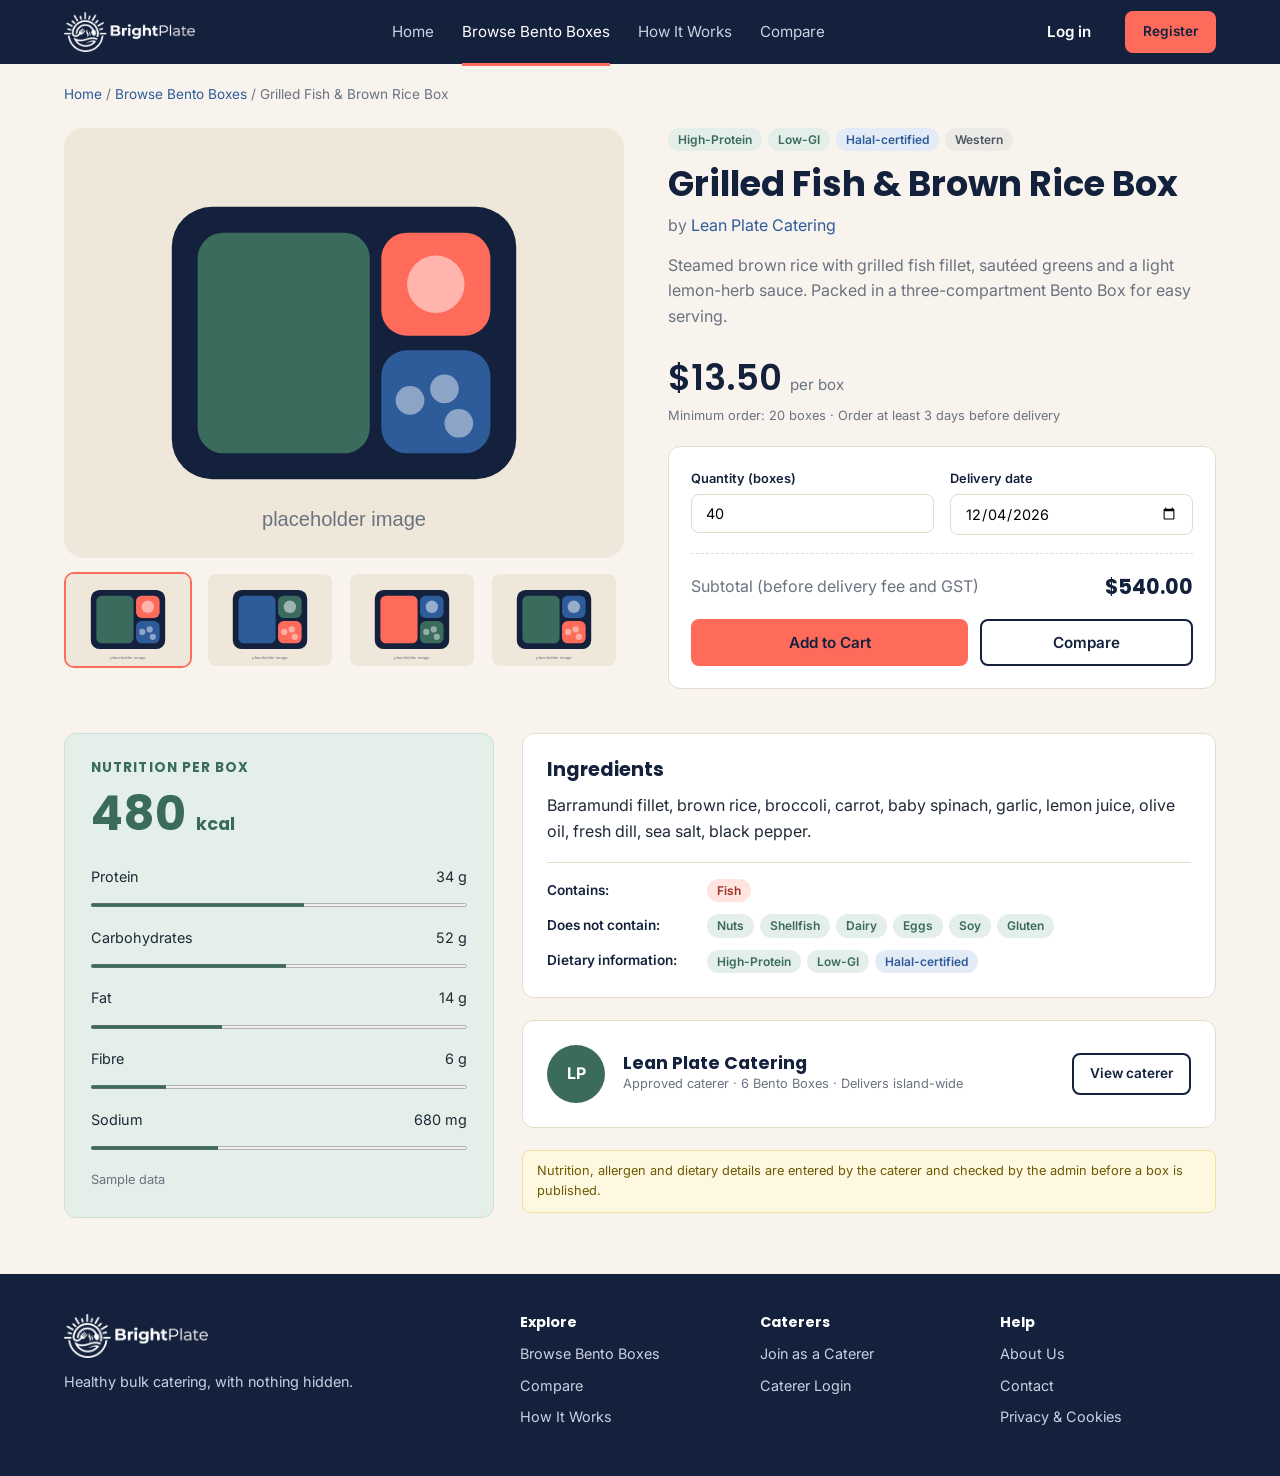
<file: detail.html>
<!DOCTYPE html> <!-- tells the browser this file is an HTML5 page -->
<html lang="en"> <!-- root element of the page; lang="en" says the page is in English -->
<head> <!-- head holds information ABOUT the page (not shown on the page) -->
  <meta charset="UTF-8"> <!-- lets the page show all characters correctly -->
  <meta name="viewport" content="width=device-width, initial-scale=1.0"> <!-- makes the page fit phone screens -->
  <title>Grilled Fish &amp; Brown Rice Box | BrightPlate</title> <!-- text shown on the browser tab -->
  <link rel="icon" href="images/favicon/favicon.ico" sizes="any"> <!-- main icon shown on the browser tab -->
  <link rel="icon" type="image/png" sizes="32x32" href="images/favicon/favicon-32x32.png"> <!-- 32px icon for sharper tabs -->
  <link rel="icon" type="image/png" sizes="16x16" href="images/favicon/favicon-16x16.png"> <!-- 16px icon for small tabs -->
  <link rel="apple-touch-icon" href="images/favicon/apple-touch-icon.png"> <!-- icon used when saved to an iPhone or iPad home screen -->
  <link rel="manifest" href="images/favicon/site.webmanifest"> <!-- app name and icons for Android phones -->
  <link rel="preconnect" href="https://fonts.googleapis.com"> <!-- speeds up loading of the Google font -->
  <link href="https://fonts.googleapis.com/css2?family=Inter:wght@400;500;600&family=Poppins:wght@600;700&display=swap" rel="stylesheet"> <!-- loads the Poppins and Inter fonts (needs internet) -->
  <link rel="stylesheet" href="css/public-styles.css"> <!-- connects our CSS file to this page -->
</head> <!-- end of head -->
<body> <!-- body holds everything that is shown on the page -->

  <header class="site-header"> <!-- header = the top bar of the website (same as the other pages) -->
    <nav class="navbar container"> <!-- nav = the navigation menu; container keeps the content centred -->
      <a href="index.html" class="logo"> <!-- clicking the logo goes back to the Home page -->
        <img src="images/logo/BP-Full-White-web.png" alt="BrightPlate" height="40"> <!-- final white logo (icon + name) so it shows on the dark header -->
      </a> <!-- end of logo link -->
      <ul class="nav-links"> <!-- unordered list holding the menu links -->
        <li><a href="index.html">Home</a></li> <!-- link to the Home page -->
        <li><a href="browse.html" class="active">Browse Bento Boxes</a></li> <!-- "active" highlights the section we are in -->
        <li><a href="index.html#how-it-works">How It Works</a></li> <!-- jumps to the How It Works section on the Home page -->
        <li><a href="#">Compare</a></li> <!-- Compare page (not built yet, so # for now) -->
      </ul> <!-- end of menu list -->
      <div class="nav-buttons"> <!-- group for the Log in and Register buttons -->
        <a href="#" class="btn btn-text">Log in</a> <!-- Log in button (page not built yet) -->
        <a href="#" class="btn btn-primary btn-small">Register</a> <!-- Register button (page not built yet) -->
      </div> <!-- end of button group -->
    </nav> <!-- end of navigation -->
  </header> <!-- end of header -->

  <main class="container"> <!-- main content; container keeps it centred -->

    <p class="breadcrumb"><a href="index.html">Home</a> / <a href="browse.html">Browse Bento Boxes</a> / Grilled Fish &amp; Brown Rice Box</p> <!-- breadcrumb shows where the visitor is -->

    <section class="detail-top"> <!-- top part: pictures on the left, information on the right -->

      <div class="detail-gallery"> <!-- left side: the pictures -->
        <img src="images/bento-1.svg" alt="Grilled Fish and Brown Rice Box" class="main-image"> <!-- big placeholder picture -->
        <div class="thumbs"> <!-- row of small pictures -->
          <img src="images/bento-1.svg" alt="Picture 1" class="thumb selected"> <!-- thumbnail 1 (selected) -->
          <img src="images/bento-2.svg" alt="Picture 2" class="thumb"> <!-- thumbnail 2 -->
          <img src="images/bento-3.svg" alt="Picture 3" class="thumb"> <!-- thumbnail 3 -->
          <img src="images/bento-4.svg" alt="Picture 4" class="thumb"> <!-- thumbnail 4 -->
        </div> <!-- end of thumbnails -->
      </div> <!-- end of left side -->

      <div class="detail-info"> <!-- right side: the information -->
        <div class="box-tags"> <!-- row of tags above the title -->
          <span class="tag tag-green">High-Protein</span> <!-- tag 1 -->
          <span class="tag tag-green">Low-GI</span> <!-- tag 2 -->
          <span class="tag tag-blue">Halal-certified</span> <!-- tag 3 -->
          <span class="tag tag-grey">Western</span> <!-- cuisine tag -->
        </div> <!-- end of tags -->
        <h1>Grilled Fish &amp; Brown Rice Box</h1> <!-- page heading = the box name -->
        <p class="detail-caterer">by <a href="#">Lean Plate Catering</a></p> <!-- caterer name -->
        <p class="detail-description">Steamed brown rice with grilled fish fillet, sautéed greens and a light lemon-herb sauce. Packed in a three-compartment Bento Box for easy serving.</p> <!-- description -->
        <p class="detail-price">$13.50 <span>per box</span></p> <!-- price -->
        <p class="box-moq">Minimum order: 20 boxes &middot; Order at least 3 days before delivery</p> <!-- ordering rules; &middot; is a small dot -->

        <form class="order-box" action="#" method="post"> <!-- order form inside a white box -->
          <div class="order-row"> <!-- row with two inputs side by side -->
            <div class="form-field"> <!-- quantity field -->
              <label for="quantity">Quantity (boxes)</label> <!-- label linked to the input by id -->
              <input type="number" id="quantity" name="quantity" value="40" min="20"> <!-- number box; cannot go below the minimum -->
            </div> <!-- end of quantity field -->
            <div class="form-field"> <!-- delivery date field -->
              <label for="delivery-date">Delivery date</label> <!-- label linked to the input by id -->
              <input type="date" id="delivery-date" name="delivery-date" value="2026-12-04"> <!-- date picker -->
            </div> <!-- end of delivery date field -->
          </div> <!-- end of row -->
          <p class="order-subtotal"><span>Subtotal (before delivery fee and GST)</span> <strong>$540.00</strong></p> <!-- shows the subtotal (fixed number for now) -->
          <div class="order-buttons"> <!-- row with the two buttons -->
            <button type="submit" class="btn btn-primary">Add to Cart</button> <!-- adds the box to the cart -->
            <button type="button" class="btn btn-outline">Compare</button> <!-- adds the box to the compare list -->
          </div> <!-- end of buttons -->
        </form> <!-- end of order form -->
      </div> <!-- end of right side -->
    </section> <!-- end of top part -->

    <section class="detail-bottom"> <!-- bottom part: nutrition on the left, other information on the right -->

      <article class="nutrition-card"> <!-- green card showing the nutrition facts -->
        <h2>Nutrition per box</h2> <!-- card heading -->
        <p class="nutrition-kcal">480 <span>kcal</span></p> <!-- big calorie number -->
        <div class="nutri-row"> <!-- row for protein -->
          <span>Protein</span> <!-- nutrient name -->
          <span>34 g</span> <!-- amount -->
        </div> <!-- end of protein row -->
        <progress value="34" max="60">34 g</progress> <!-- simple bar showing the amount out of 60 -->
        <div class="nutri-row"> <!-- row for carbohydrates -->
          <span>Carbohydrates</span> <!-- nutrient name -->
          <span>52 g</span> <!-- amount -->
        </div> <!-- end of carbohydrates row -->
        <progress value="52" max="100">52 g</progress> <!-- bar out of 100 -->
        <div class="nutri-row"> <!-- row for fat -->
          <span>Fat</span> <!-- nutrient name -->
          <span>14 g</span> <!-- amount -->
        </div> <!-- end of fat row -->
        <progress value="14" max="40">14 g</progress> <!-- bar out of 40 -->
        <div class="nutri-row"> <!-- row for fibre -->
          <span>Fibre</span> <!-- nutrient name -->
          <span>6 g</span> <!-- amount -->
        </div> <!-- end of fibre row -->
        <progress value="6" max="30">6 g</progress> <!-- bar out of 30 -->
        <div class="nutri-row"> <!-- row for sodium -->
          <span>Sodium</span> <!-- nutrient name -->
          <span>680 mg</span> <!-- amount -->
        </div> <!-- end of sodium row -->
        <progress value="680" max="2000">680 mg</progress> <!-- bar out of 2000 -->
        <p class="note">Sample data</p> <!-- reminder that the numbers are examples -->
      </article> <!-- end of nutrition card -->

      <div class="detail-right"> <!-- right column holding two cards -->

        <article class="info-card"> <!-- card for ingredients and dietary information -->
          <h2>Ingredients</h2> <!-- card heading -->
          <p>Barramundi fillet, brown rice, broccoli, carrot, baby spinach, garlic, lemon juice, olive oil, fresh dill, sea salt, black pepper.</p> <!-- ingredient list -->
          <dl class="info-list"> <!-- description list: pairs of label and value -->
            <dt>Contains:</dt> <!-- label 1 -->
            <dd><span class="tag tag-coral">Fish</span></dd> <!-- value 1 -->
            <dt>Does not contain:</dt> <!-- label 2 -->
            <dd> <!-- value 2 (many tags) -->
              <span class="tag tag-green">Nuts</span> <!-- tag -->
              <span class="tag tag-green">Shellfish</span> <!-- tag -->
              <span class="tag tag-green">Dairy</span> <!-- tag -->
              <span class="tag tag-green">Eggs</span> <!-- tag -->
              <span class="tag tag-green">Soy</span> <!-- tag -->
              <span class="tag tag-green">Gluten</span> <!-- tag -->
            </dd> <!-- end of value 2 -->
            <dt>Dietary information:</dt> <!-- label 3 -->
            <dd> <!-- value 3 (all dietary tags) -->
              <span class="tag tag-green">High-Protein</span> <!-- tag -->
              <span class="tag tag-green">Low-GI</span> <!-- tag -->
              <span class="tag tag-blue">Halal-certified</span> <!-- tag -->
            </dd> <!-- end of value 3 -->
          </dl> <!-- end of description list -->
        </article> <!-- end of ingredients card -->

        <article class="caterer-card"> <!-- card with caterer information -->
          <div class="avatar">LP</div> <!-- placeholder for the caterer logo: a circle with initials -->
          <div> <!-- wrapper for caterer text -->
            <h3>Lean Plate Catering</h3> <!-- caterer name -->
            <p class="box-moq">Approved caterer &middot; 6 Bento Boxes &middot; Delivers island-wide</p> <!-- short information -->
          </div> <!-- end of caterer text -->
          <a href="#" class="btn btn-outline btn-small">View caterer</a> <!-- button (page not built yet) -->
        </article> <!-- end of caterer card -->

        <p class="notice">Nutrition, allergen and dietary details are entered by the caterer and checked by the admin before a box is published.</p> <!-- yellow notice box -->

      </div> <!-- end of right column -->
    </section> <!-- end of bottom part -->
  </main> <!-- end of main content -->

  <footer class="site-footer"> <!-- footer = the bottom bar of the website (same as the other pages) -->
    <div class="footer-grid container"> <!-- grid with four columns -->
      <div> <!-- column 1: brand -->
        <img src="images/logo/BP-Full-White-web.png" alt="BrightPlate" class="footer-logo"> <!-- same white logo on the dark footer -->
        <p>Healthy bulk catering, with nothing hidden.</p> <!-- tagline -->
      </div> <!-- end of column 1 -->
      <div> <!-- column 2: explore links -->
        <h4>Explore</h4> <!-- column heading -->
        <ul> <!-- list of links -->
          <li><a href="browse.html">Browse Bento Boxes</a></li> <!-- link to Browse page -->
          <li><a href="#">Compare</a></li> <!-- link (page not built yet) -->
          <li><a href="index.html#how-it-works">How It Works</a></li> <!-- link to the Home page section -->
        </ul> <!-- end of list -->
      </div> <!-- end of column 2 -->
      <div> <!-- column 3: caterer links -->
        <h4>Caterers</h4> <!-- column heading -->
        <ul> <!-- list of links -->
          <li><a href="#">Join as a Caterer</a></li> <!-- link (page not built yet) -->
          <li><a href="#">Caterer Login</a></li> <!-- link (page not built yet) -->
        </ul> <!-- end of list -->
      </div> <!-- end of column 3 -->
      <div> <!-- column 4: help links -->
        <h4>Help</h4> <!-- column heading -->
        <ul> <!-- list of links -->
          <li><a href="#">About Us</a></li> <!-- link (page not built yet) -->
          <li><a href="#">Contact</a></li> <!-- link (page not built yet) -->
          <li><a href="#">Privacy &amp; Cookies</a></li> <!-- link (page not built yet) -->
        </ul> <!-- end of list -->
      </div> <!-- end of column 4 -->
    </div> <!-- end of footer grid -->
  </footer> <!-- end of footer -->

</body> <!-- end of body -->
</html> <!-- end of the HTML page -->
</file>
<file: css/public-styles.css>
/* ============================================================ */ /* BrightPlate - style.css (Home, Browse and Detail pages)      */
/* ============================================================ */ /* every line below has a comment explaining what it does       */

/* ---------- 1. COLOURS AND SETTINGS (variables) ---------- */ /* variables let us change a colour in ONE place */
:root { /* :root = the whole page; variables created here can be used anywhere */
  --midnight: #14213D; /* Midnight Blue: main dark colour (header, footer, headings) */
  --cream: #F8F4ED; /* Warm Cream: page background */
  --cream-dark: #EFE8DA; /* a slightly darker cream for image backgrounds */
  --coral: #FF6B5A; /* Vibrant Coral: main buttons */
  --slate: #2E5B9A; /* Slate Blue: links and the halal tag */
  --sage: #3A6B5C; /* Deep Sage: healthy tags and the nutrition card */
  --charcoal: #1F2937; /* Charcoal: normal text */
  --grey: #6B7280; /* grey: small and secondary text */
  --line: #E4DCCB; /* light border colour */
  --white: #FFFFFF; /* white: cards */
  --radius: 12px; /* how round the corners of cards are */
} /* end of variables */

/* ---------- 2. RESET AND BASIC STYLES ---------- */ /* start every browser from the same point */
* { /* * = every element on the page */
  margin: 0; /* removes the browser's default outside space */
  padding: 0; /* removes the browser's default inside space */
  box-sizing: border-box; /* padding and border stay INSIDE the width we set */
} /* end of reset */

body { /* body = the whole visible page */
  font-family: "Inter", Arial, sans-serif; /* Inter font; Arial is the backup if it does not load */
  background-color: var(--cream); /* page background colour from the variable */
  color: var(--charcoal); /* normal text colour */
  line-height: 1.6; /* space between lines of text */
} /* end of body */

h1, h2, h3, h4 { /* all headings */
  font-family: "Poppins", Arial, sans-serif; /* Poppins font for headings */
  color: var(--midnight); /* dark blue headings */
  line-height: 1.2; /* tighter line spacing for headings */
} /* end of headings */

h1 { font-size: 2.4rem; } /* biggest heading: 2.4 times the normal size */
h2 { font-size: 1.6rem; } /* section headings */
h3 { font-size: 1.1rem; } /* card headings */

a { /* all links */
  color: var(--slate); /* blue links */
  text-decoration: none; /* removes the underline */
} /* end of links */

a:hover { /* when the mouse is over a link */
  text-decoration: underline; /* show the underline again */
} /* end of link hover */

img { /* all pictures */
  max-width: 100%; /* a picture can never be wider than its box */
  display: block; /* removes the small gap under pictures */
} /* end of pictures */

ul { /* all lists */
  list-style: none; /* removes the bullet points */
} /* end of lists */

.container { /* class used to centre the content */
  max-width: 1200px; /* content is never wider than 1200px */
  margin: 0 auto; /* auto left and right margins centre the box */
  padding: 0 24px; /* space at the left and right edges */
} /* end of container */

/* ---------- 3. BUTTONS AND TAGS (used on every page) ---------- */ /* reusable small parts */
.btn { /* base style shared by every button */
  display: inline-block; /* lets links behave like buttons (size, padding) */
  padding: 12px 24px; /* space inside the button: top/bottom 12px, left/right 24px */
  border-radius: 8px; /* rounded corners */
  font-family: "Inter", Arial, sans-serif; /* buttons do not copy the page font by default, so we set it */
  font-size: 0.95rem; /* slightly smaller than normal text */
  font-weight: 600; /* semi-bold text */
  border: 2px solid transparent; /* invisible border so all buttons are the same size */
  cursor: pointer; /* hand cursor when hovering */
  text-align: center; /* centre the text */
  white-space: nowrap; /* keeps the button text on one line */
} /* end of .btn */

.btn:hover { /* mouse over any button */
  text-decoration: none; /* no underline on link buttons */
  opacity: 0.9; /* slightly see-through to show a hover effect */
} /* end of .btn:hover */

.btn-primary { /* coral button for the main action */
  background-color: var(--coral); /* coral background */
  color: var(--midnight); /* dark text (white on coral is hard to read) */
} /* end of .btn-primary */

.btn-outline { /* button with only an outline */
  background-color: var(--white); /* white background */
  border-color: var(--midnight); /* dark blue outline */
  color: var(--midnight); /* dark blue text */
} /* end of .btn-outline */

.btn-text { /* looks like plain text (used for Log in) */
  background: none; /* no background */
  color: var(--white); /* white text because it sits on the dark header */
} /* end of .btn-text */

.btn-small { /* smaller version of any button */
  padding: 8px 16px; /* less space inside */
  font-size: 0.85rem; /* smaller text */
} /* end of .btn-small */

.btn-block { /* button that fills the full width */
  display: block; /* takes the whole line */
  width: 100%; /* 100% of the parent's width */
} /* end of .btn-block */

.tag { /* small rounded label (Vegan, Fish, etc.) */
  display: inline-block; /* sits in a line but can have padding */
  padding: 2px 10px; /* space inside the label */
  border-radius: 20px; /* very round = pill shape */
  font-size: 0.75rem; /* small text */
  font-weight: 600; /* semi-bold text */
} /* end of .tag */

.tag-green { background-color: #E4EFE9; color: var(--sage); } /* green tag: light green background, sage text */
.tag-blue { background-color: #E3EBF6; color: var(--slate); } /* blue tag: used for Halal-certified */
.tag-coral { background-color: #FFE4E0; color: #9A3324; } /* coral tag: used for allergens the box CONTAINS */
.tag-grey { background-color: #ECEAE4; color: #4B5563; } /* grey tag: used for cuisine */

.section-title { /* heading used for each section */
  font-size: 1.8rem; /* a little bigger than a normal h2 */
} /* end of .section-title */

.section-sub { /* small grey text under a section heading */
  color: var(--grey); /* grey colour */
} /* end of .section-sub */

.highlight { /* used on "nothing hidden" in the hero heading */
  color: var(--coral); /* coral coloured words */
} /* end of .highlight */

.note { /* very small grey note */
  font-size: 0.8rem; /* small text */
  color: var(--grey); /* grey colour */
} /* end of .note */

/* ---------- 4. HEADER AND NAVIGATION ---------- */ /* the dark bar at the top of every page */
.site-header { /* the header bar */
  background-color: var(--midnight); /* dark blue background */
  position: sticky; /* header stays at the top while scrolling */
  top: 0; /* sticks to the very top edge */
  z-index: 10; /* keeps the header above other content */
} /* end of .site-header */

.navbar { /* the row inside the header */
  display: flex; /* flexbox puts the items in one row */
  align-items: center; /* centres the items vertically */
  justify-content: space-between; /* pushes logo left, buttons right */
  height: 64px; /* height of the bar */
} /* end of .navbar */

.logo { /* logo link (picture + name) */
  display: flex; /* picture and name side by side */
  align-items: center; /* centred vertically */
  gap: 10px; /* space between the picture and the name */
  color: var(--white); /* white text */
  font-family: "Poppins", Arial, sans-serif; /* Poppins font */
  font-weight: 700; /* bold text */
  font-size: 1.2rem; /* a little bigger text */
} /* end of .logo */

.logo:hover { text-decoration: none; } /* no underline on the logo when hovering */
.logo img { height: 40px; width: auto; } /* logo is 40px tall; width follows automatically so it is never stretched */

.nav-links { /* the list of menu links */
  display: flex; /* links in one row */
  gap: 28px; /* space between the links */
} /* end of .nav-links */

.nav-links a { /* each menu link */
  color: #C9D0E0; /* soft light colour */
  font-size: 0.95rem; /* normal-small text */
  padding: 22px 0; /* makes the clickable area taller */
  border-bottom: 3px solid transparent; /* invisible line under the link */
} /* end of .nav-links a */

.nav-links a:hover, .nav-links a.active { /* hover or current page */
  color: var(--white); /* brighter text */
  border-bottom-color: var(--coral); /* coral line appears under the link */
  text-decoration: none; /* no underline */
} /* end of hover and active */

.nav-buttons { /* Log in and Register */
  display: flex; /* in one row */
  align-items: center; /* centred vertically */
  gap: 8px; /* space between the buttons */
} /* end of .nav-buttons */

/* ---------- 5. HOME PAGE ---------- */ /* styles used mainly by index.html */
.hero { /* the big welcome section */
  display: flex; /* text and picture side by side */
  align-items: center; /* centred vertically */
  gap: 60px; /* space between text and picture */
  padding-top: 64px; /* space above */
  padding-bottom: 64px; /* space below */
} /* end of .hero */

.hero-text { flex: 1.15; } /* text column is a bit wider than the picture column */
.hero-text h1 { font-size: 3rem; margin: 18px 0 20px; } /* bigger heading with space above and below */
.hero-text p { color: var(--grey); font-size: 1.1rem; max-width: 540px; margin-bottom: 28px; } /* grey intro paragraph */

.hero-search { /* search form in the hero */
  display: flex; /* input and button in one row */
  gap: 12px; /* space between them */
  max-width: 600px; /* does not grow wider than 600px */
} /* end of .hero-search */

.hero-search input { /* the search box */
  flex: 1; /* takes all the leftover width */
  padding: 14px 16px; /* space inside the box */
  border: 1px solid var(--line); /* thin light border */
  border-radius: 8px; /* rounded corners */
  font-size: 1rem; /* normal text size */
} /* end of search box */

.hero-checks { /* the three small selling points */
  display: flex; /* in one row */
  gap: 24px; /* space between points */
  margin-top: 24px; /* space above the row */
  font-size: 0.85rem; /* small text */
  color: var(--grey); /* grey text */
} /* end of .hero-checks */

.hero-image { /* box around the hero picture */
  flex: 0.85; /* a bit narrower than the text column */
  background-color: var(--cream-dark); /* darker cream background */
  border-radius: 28px; /* very round corners */
  overflow: hidden; /* hides anything that goes outside the rounded corners */
} /* end of .hero-image */

.how-it-works { /* the How it works section */
  background-color: var(--white); /* white band across the page */
  border-top: 1px solid var(--line); /* thin line on top */
  border-bottom: 1px solid var(--line); /* thin line at the bottom */
  padding: 56px 0; /* space above and below */
  text-align: center; /* centre the headings */
} /* end of .how-it-works */

.steps { /* row of three cards */
  display: grid; /* grid layout */
  grid-template-columns: repeat(3, 1fr); /* 3 equal columns */
  gap: 24px; /* space between the cards */
  margin-top: 34px; /* space above the cards */
  text-align: left; /* text inside cards is left-aligned */
} /* end of .steps */

.step-card { /* one step card */
  background-color: var(--cream); /* cream background */
  border: 1px solid var(--line); /* thin border */
  border-radius: var(--radius); /* rounded corners from the variable */
  padding: 28px; /* space inside the card */
} /* end of .step-card */

.step-icon { /* round icon at the top of the card */
  width: 52px; /* width of the circle */
  height: 52px; /* same height = a circle */
  border-radius: 14px; /* rounded square */
  background-color: var(--midnight); /* dark blue background */
  display: flex; /* lets us centre the icon */
  align-items: center; /* centred vertically */
  justify-content: center; /* centred horizontally */
  font-size: 1.4rem; /* size of the emoji icon */
  color: var(--white); /* white so symbol icons show on the dark background */
  margin-bottom: 16px; /* space below the icon */
} /* end of .step-icon */

.step-card p { color: var(--grey); font-size: 0.95rem; margin-top: 8px; } /* grey description text */

.featured { padding-top: 56px; } /* space above the featured section */

.section-header { /* heading on the left, button on the right */
  display: flex; /* in one row */
  justify-content: space-between; /* heading left, button right */
  align-items: flex-end; /* line them up at the bottom */
  margin-bottom: 24px; /* space below the row */
} /* end of .section-header */

.audience { padding-top: 56px; } /* space above the audience section */

.audience-grid { /* four small cards */
  display: grid; /* grid layout */
  grid-template-columns: repeat(4, 1fr); /* 4 equal columns */
  gap: 18px; /* space between the cards */
  margin-top: 20px; /* space above the cards */
} /* end of .audience-grid */

.audience-card { /* one small card */
  display: flex; /* icon and text side by side */
  align-items: center; /* centred vertically */
  gap: 16px; /* space between icon and text */
  background-color: var(--white); /* white background */
  border: 1px solid var(--line); /* thin border */
  border-radius: var(--radius); /* rounded corners */
  padding: 20px; /* space inside the card */
} /* end of .audience-card */

.audience-card p { color: var(--grey); font-size: 0.8rem; line-height: 1.3; } /* small grey description */

.audience-icon { /* round icon */
  width: 48px; /* width of the circle */
  height: 48px; /* same height = a circle */
  border-radius: 50%; /* 50% radius makes a perfect circle */
  background-color: var(--sage); /* green background */
  display: flex; /* lets us centre the icon */
  align-items: center; /* centred vertically */
  justify-content: center; /* centred horizontally */
  flex-shrink: 0; /* circle never gets squashed */
} /* end of .audience-icon */

.cta { padding-top: 56px; padding-bottom: 56px; } /* space above and below the banner */

.cta-banner { /* dark banner for caterers */
  display: flex; /* text left, button right */
  justify-content: space-between; /* pushes them to opposite sides */
  align-items: center; /* centred vertically */
  background-color: var(--midnight); /* dark blue background */
  border-radius: 20px; /* rounded corners */
  padding: 40px 48px; /* space inside the banner */
} /* end of .cta-banner */

.cta-banner h2 { color: var(--white); margin-bottom: 6px; } /* white heading with a little space below */
.cta-banner p { color: #C9D0E0; } /* soft light text */

/* ---------- 6. BOX CARDS (used on Home and Browse pages) ---------- */ /* one card per Bento Box */
.box-grid { /* grid that holds the cards */
  display: grid; /* grid layout */
  grid-template-columns: repeat(3, 1fr); /* 3 equal columns */
  gap: 24px; /* space between the cards */
} /* end of .box-grid */

.box-card { /* one Bento Box card */
  background-color: var(--white); /* white background */
  border: 1px solid var(--line); /* thin border */
  border-radius: var(--radius); /* rounded corners */
  overflow: hidden; /* picture does not go outside the rounded corners */
  display: flex; /* lets the body stretch to fill the card */
  flex-direction: column; /* picture on top, text below */
  transition: transform 0.2s, box-shadow 0.2s; /* smooth hover animation */
} /* end of .box-card */

.box-card:hover { /* mouse over a card */
  transform: translateY(-4px); /* card lifts up a little */
  box-shadow: 0 8px 20px rgba(20, 33, 61, 0.12); /* soft shadow appears */
} /* end of card hover */

.box-image { /* frame around the card picture */
  position: relative; /* lets the badge and tick box sit on top of the picture */
  background-color: var(--cream-dark); /* background while the picture loads */
} /* end of .box-image */

.box-image img { /* the card picture */
  width: 100%; /* fills the card width */
  height: 190px; /* fixed height so all cards match */
  object-fit: cover; /* crops the picture instead of stretching it */
} /* end of card picture */

.kcal-badge { /* green calorie badge */
  position: absolute; /* placed on top of the picture */
  top: 12px; /* 12px from the top edge */
  right: 12px; /* 12px from the right edge */
  background-color: var(--sage); /* green background */
  color: var(--white); /* white text */
  font-size: 0.75rem; /* small text */
  font-weight: 600; /* semi-bold text */
  padding: 3px 10px; /* space inside the badge */
  border-radius: 20px; /* pill shape */
} /* end of .kcal-badge */

.box-body { /* text part of the card */
  padding: 18px; /* space inside */
  display: flex; /* lets us push the footer to the bottom */
  flex-direction: column; /* items stacked from top to bottom */
  flex: 1; /* body fills the rest of the card height */
} /* end of .box-body */

.box-caterer { font-size: 0.8rem; color: var(--grey); } /* small grey caterer name */
.box-name { margin: 4px 0 10px; } /* space above and below the box name */
.box-name a { color: var(--midnight); } /* box name is dark blue, not link blue */

.box-tags { /* row of tags */
  display: flex; /* in one row */
  flex-wrap: wrap; /* goes to the next line if there is no room */
  gap: 6px; /* space between the tags */
} /* end of .box-tags */

.box-allergen { /* "Contains: ..." line */
  font-size: 0.8rem; /* small text */
  font-weight: 500; /* medium weight */
  color: #9A3324; /* dark coral: a warning colour */
  margin-top: 10px; /* space above */
} /* end of .box-allergen */

.box-allergen-none { color: var(--sage); } /* green when there are no allergens */

.box-footer { /* price on the left, button on the right */
  display: flex; /* in one row */
  justify-content: space-between; /* pushes them to opposite sides */
  align-items: flex-end; /* line them up at the bottom */
  margin-top: auto; /* pushes the footer to the bottom of the card */
  padding-top: 16px; /* space above */
} /* end of .box-footer */

.box-price { /* price number */
  font-family: "Poppins", Arial, sans-serif; /* Poppins font */
  font-size: 1.4rem; /* big number */
  font-weight: 700; /* bold */
  color: var(--midnight); /* dark blue */
} /* end of .box-price */

.box-unit { font-size: 0.8rem; color: var(--grey); } /* small "/ box" text */
.box-moq { font-size: 0.8rem; color: var(--grey); } /* small minimum-order text */

/* ---------- 7. BROWSE PAGE ---------- */ /* styles used mainly by browse.html */
.breadcrumb { /* "Home / Browse" line */
  font-size: 0.85rem; /* small text */
  color: var(--grey); /* grey text */
  padding: 20px 0 12px; /* space above and below */
} /* end of .breadcrumb */

.browse-top { /* title on the left, tools on the right */
  display: flex; /* in one row */
  justify-content: space-between; /* pushes them to opposite sides */
  align-items: flex-end; /* line them up at the bottom */
  margin-bottom: 22px; /* space below */
} /* end of .browse-top */

.browse-tools { /* search box and sort menu */
  display: flex; /* in one row */
  gap: 12px; /* space between them */
} /* end of .browse-tools */

.browse-tools input, .browse-tools select, .filters select, .form-field input, .form-field select { /* all inputs and menus share one look */
  padding: 10px 14px; /* space inside */
  border: 1px solid var(--line); /* thin border */
  border-radius: 8px; /* rounded corners */
  background-color: var(--white); /* white background */
  font-family: "Inter", Arial, sans-serif; /* use the page font */
  font-size: 0.9rem; /* normal-small text */
} /* end of shared input style */

.browse-tools input { width: 220px; } /* search box width */
.browse-tools select { width: 250px; } /* sort menu width (wide enough for the text) */

.browse-layout { /* two columns */
  display: flex; /* side by side */
  align-items: flex-start; /* both columns start at the top */
  gap: 28px; /* space between columns */
  padding-bottom: 56px; /* space below the layout */
} /* end of .browse-layout */

.filters { /* the filter panel */
  width: 290px; /* fixed width */
  flex-shrink: 0; /* panel never gets squashed */
  background-color: var(--white); /* white background */
  border: 1px solid var(--line); /* thin border */
  border-radius: var(--radius); /* rounded corners */
  padding: 24px; /* space inside */
} /* end of .filters */

.filters-header { /* "Filters" and "Clear all" */
  display: flex; /* in one row */
  justify-content: space-between; /* opposite sides */
  align-items: center; /* centred vertically */
  margin-bottom: 14px; /* space below */
} /* end of .filters-header */

.link-button { /* a button that looks like a link */
  background: none; /* no background */
  border: none; /* no border */
  color: var(--slate); /* blue text */
  font-weight: 600; /* semi-bold */
  font-size: 0.85rem; /* small text */
  cursor: pointer; /* hand cursor */
} /* end of .link-button */

.filter-group { /* one group of filters */
  border: none; /* removes the default fieldset border */
  border-top: 1px solid var(--line); /* thin line above each group */
  padding: 16px 0 6px; /* space inside the group */
} /* end of .filter-group */

.filter-group legend { /* title of each group */
  font-weight: 600; /* semi-bold */
  color: var(--midnight); /* dark blue */
  font-size: 0.9rem; /* normal-small text */
  padding-right: 8px; /* small space so the line does not touch the text */
} /* end of legend */

.filter-group label { /* each checkbox row */
  display: block; /* one per line */
  font-size: 0.9rem; /* normal-small text */
  margin-bottom: 8px; /* space between rows */
  cursor: pointer; /* hand cursor */
} /* end of checkbox rows */

.filter-group input[type="checkbox"] { /* the tick boxes */
  accent-color: var(--sage); /* green tick colour */
  margin-right: 8px; /* space between box and text */
} /* end of tick boxes */

.filter-note { font-size: 0.8rem; color: var(--grey); margin-bottom: 8px; } /* small grey explanation line */

.range-row { /* two number boxes with "to" between */
  display: flex; /* in one row */
  align-items: center; /* centred vertically */
  gap: 10px; /* space between items */
} /* end of .range-row */

.range-row input { /* each number box */
  width: 100%; /* shares the row equally */
  padding: 8px 10px; /* space inside */
  border: 1px solid var(--line); /* thin border */
  border-radius: 8px; /* rounded corners */
} /* end of number boxes */

.filters select { width: 100%; margin-bottom: 8px; } /* caterer menu fills the panel width */
.filters .btn-block { margin-top: 18px; } /* space above the Apply button */

.results { flex: 1; } /* results column takes all the leftover width */

.compare-bar { /* dark bar above the boxes */
  display: flex; /* message left, button right */
  justify-content: space-between; /* opposite sides */
  align-items: center; /* centred vertically */
  background-color: var(--midnight); /* dark blue background */
  color: var(--white); /* white text */
  border-radius: var(--radius); /* rounded corners */
  padding: 16px 24px; /* space inside */
  margin-bottom: 22px; /* space below the bar */
} /* end of .compare-bar */

.compare-bar span { color: #B8C0D2; font-weight: 400; } /* "(you can compare up to 3)" in softer colour */

.compare-check { /* "Compare" tick box on the picture */
  position: absolute; /* placed on top of the picture */
  top: 12px; /* 12px from the top edge */
  left: 12px; /* 12px from the left edge */
  background-color: var(--white); /* white background */
  font-size: 0.75rem; /* small text */
  font-weight: 600; /* semi-bold */
  padding: 3px 10px; /* space inside */
  border-radius: 6px; /* rounded corners */
  cursor: pointer; /* hand cursor */
} /* end of .compare-check */

.compare-check input { accent-color: var(--sage); margin-right: 4px; } /* green tick with a small gap */

.pagination { /* page numbers */
  display: flex; /* in one row */
  justify-content: center; /* centred on the page */
  gap: 8px; /* space between numbers */
  margin-top: 30px; /* space above */
} /* end of .pagination */

.pagination a { /* each page number */
  padding: 8px 14px; /* space inside */
  border: 1px solid var(--line); /* thin border */
  border-radius: 8px; /* rounded corners */
  background-color: var(--white); /* white background */
  color: var(--midnight); /* dark text */
} /* end of page numbers */

.pagination a.current { /* the page we are on */
  background-color: var(--midnight); /* dark background */
  color: var(--white); /* white text */
} /* end of current page */

/* ---------- 8. DETAIL PAGE ---------- */ /* styles used mainly by detail.html */
.detail-top { /* pictures left, information right */
  display: flex; /* side by side */
  gap: 44px; /* space between the columns */
  margin-top: 10px; /* small space above */
} /* end of .detail-top */

.detail-gallery { width: 560px; flex-shrink: 0; } /* left column has a fixed width */

.main-image { /* the big picture */
  width: 100%; /* fills the column */
  height: 430px; /* fixed height */
  object-fit: cover; /* crops instead of stretching */
  border-radius: 20px; /* rounded corners */
} /* end of .main-image */

.thumbs { /* row of small pictures */
  display: flex; /* in one row */
  gap: 14px; /* space between thumbnails */
  margin-top: 14px; /* space above the row */
} /* end of .thumbs */

.thumb { /* each small picture */
  width: 128px; /* width */
  height: 96px; /* height */
  object-fit: cover; /* crops instead of stretching */
  border-radius: 10px; /* rounded corners */
  border: 2px solid transparent; /* invisible border (becomes coral when selected) */
  cursor: pointer; /* hand cursor */
} /* end of .thumb */

.thumb.selected { border-color: var(--coral); } /* coral border on the selected thumbnail */

.detail-info { flex: 1; } /* right column takes the leftover width */
.detail-info h1 { margin: 12px 0 8px; font-size: 2.2rem; } /* space around the box name */
.detail-caterer { color: var(--grey); margin-bottom: 14px; } /* grey "by ..." line */
.detail-description { color: var(--grey); max-width: 560px; margin-bottom: 20px; } /* grey description text */

.detail-price { /* big price */
  font-family: "Poppins", Arial, sans-serif; /* Poppins font */
  font-size: 2.2rem; /* very big number */
  font-weight: 600; /* semi-bold */
  color: var(--midnight); /* dark blue */
} /* end of .detail-price */

.detail-price span { font-size: 0.95rem; font-weight: 400; color: var(--grey); font-family: "Inter", Arial, sans-serif; } /* small "per box" text */

.order-box { /* white box around the order form */
  background-color: var(--white); /* white background */
  border: 1px solid var(--line); /* thin border */
  border-radius: var(--radius); /* rounded corners */
  padding: 22px; /* space inside */
  margin-top: 20px; /* space above */
} /* end of .order-box */

.order-row { display: flex; gap: 16px; } /* two fields side by side */
.form-field { flex: 1; } /* each field shares the row equally */
.form-field label { display: block; font-size: 0.8rem; font-weight: 600; color: var(--midnight); margin-bottom: 4px; } /* label above the input */
.form-field input { width: 100%; } /* inputs fill their field */

.order-subtotal { /* subtotal line */
  display: flex; /* text left, number right */
  justify-content: space-between; /* opposite sides */
  align-items: center; /* centred vertically */
  margin: 18px 0 16px; /* space above and below */
  padding-top: 16px; /* space inside, above the text */
  border-top: 1px dashed var(--line); /* dashed line above */
  color: var(--grey); /* grey label text */
} /* end of .order-subtotal */

.order-subtotal strong { font-family: "Poppins", Arial, sans-serif; font-size: 1.3rem; color: var(--midnight); } /* big dark subtotal number */

.order-buttons { display: flex; gap: 12px; } /* two buttons side by side */
.order-buttons .btn:first-child { flex: 1.4; } /* Add to Cart is a bit wider */
.order-buttons .btn:last-child { flex: 1; } /* Compare is a bit narrower */

.detail-bottom { /* nutrition left, other cards right */
  display: flex; /* side by side */
  align-items: flex-start; /* both columns start at the top */
  gap: 28px; /* space between columns */
  margin-top: 44px; /* space above */
  padding-bottom: 56px; /* space below */
} /* end of .detail-bottom */

.nutrition-card { /* green nutrition card */
  width: 430px; /* fixed width */
  flex-shrink: 0; /* never squashed */
  background-color: #E4EFE9; /* light green background */
  border: 1px solid #CFE0D7; /* light green border */
  border-radius: var(--radius); /* rounded corners */
  padding: 26px; /* space inside */
} /* end of .nutrition-card */

.nutrition-card h2 { font-size: 0.85rem; text-transform: uppercase; letter-spacing: 0.08em; color: var(--sage); } /* small capital heading */

.nutrition-kcal { font-family: "Poppins", Arial, sans-serif; font-size: 3rem; font-weight: 700; color: var(--sage); margin-bottom: 8px; } /* very big calorie number */
.nutrition-kcal span { font-size: 1.1rem; } /* smaller "kcal" word */

.nutri-row { display: flex; justify-content: space-between; font-size: 0.9rem; margin-top: 12px; } /* name left, amount right */

.nutrition-card progress { /* the bars */
  width: 100%; /* full width */
  height: 8px; /* thin bar */
  accent-color: var(--sage); /* green bar colour */
} /* end of bars */

.nutrition-card .note { margin-top: 14px; } /* space above the "Sample data" note */

.detail-right { /* right column */
  flex: 1; /* takes the leftover width */
  display: flex; /* stack the cards */
  flex-direction: column; /* from top to bottom */
  gap: 22px; /* space between cards */
} /* end of .detail-right */

.info-card, .caterer-card { /* white cards */
  background-color: var(--white); /* white background */
  border: 1px solid var(--line); /* thin border */
  border-radius: var(--radius); /* rounded corners */
  padding: 24px; /* space inside */
} /* end of white cards */

.info-card h2 { font-size: 1.2rem; margin-bottom: 12px; } /* card heading */

.info-list { /* Contains / Does not contain / Dietary information */
  display: grid; /* grid layout */
  grid-template-columns: 150px 1fr; /* label column 150px, value column fills the rest */
  gap: 12px 10px; /* row gap 12px, column gap 10px */
  align-items: center; /* centred vertically */
  margin-top: 18px; /* space above */
  padding-top: 16px; /* space inside, above the first row */
  border-top: 1px solid var(--line); /* thin line above */
} /* end of .info-list */

.info-list dt { font-weight: 600; font-size: 0.85rem; color: var(--midnight); } /* label text */
.info-list dd { display: flex; flex-wrap: wrap; gap: 6px; } /* tags in a wrapping row */

.caterer-card { /* caterer card layout */
  display: flex; /* avatar, text and button in one row */
  align-items: center; /* centred vertically */
  gap: 18px; /* space between items */
} /* end of caterer card layout */

.caterer-card > div:nth-child(2) { flex: 1; } /* the text column pushes the button to the right */

.avatar { /* round placeholder for a logo */
  width: 58px; /* width */
  height: 58px; /* same height = a circle */
  border-radius: 50%; /* makes it a circle */
  background-color: var(--sage); /* green background */
  color: var(--white); /* white initials */
  font-weight: 700; /* bold */
  display: flex; /* lets us centre the initials */
  align-items: center; /* centred vertically */
  justify-content: center; /* centred horizontally */
} /* end of .avatar */

.notice { /* yellow notice box */
  background-color: #FFF8E1; /* light yellow background */
  border: 1px solid #F0E0A0; /* yellow border */
  border-radius: 8px; /* rounded corners */
  padding: 10px 14px; /* space inside */
  font-size: 0.8rem; /* small text */
  color: #6B5B00; /* dark yellow text */
} /* end of .notice */

/* ---------- 9. FOOTER ---------- */ /* the dark bar at the bottom of every page */
.site-footer { /* the footer bar */
  background-color: var(--midnight); /* dark blue background */
  color: #C9D0E0; /* soft light text */
  padding: 40px 0; /* space above and below */
} /* end of .site-footer */

.footer-grid { /* four columns */
  display: grid; /* grid layout */
  grid-template-columns: 2fr 1fr 1fr 1fr; /* first column twice as wide as the others */
  gap: 24px; /* space between columns */
} /* end of .footer-grid */

.footer-logo { height: 44px; width: auto; margin-bottom: 12px; } /* logo in the footer: 44px tall, space below it */
.site-footer h4 { color: var(--white); font-size: 0.9rem; margin-bottom: 10px; } /* white column headings */
.site-footer li { margin-bottom: 6px; } /* space between links */
.site-footer a { color: #C9D0E0; font-size: 0.9rem; } /* soft light links */
.site-footer p { font-size: 0.9rem; } /* footer paragraph text */

/* ---------- 10. SMALL SCREENS (phones and tablets) ---------- */ /* simple responsive rules */
@media (max-width: 900px) { /* everything inside applies only when the screen is 900px wide or less */
  .nav-links { display: none; } /* hides the menu links to save space (a menu button can be added later) */
  .hero, .detail-top, .detail-bottom, .browse-layout { flex-direction: column; } /* side-by-side columns become stacked */
  .steps, .audience-grid, .box-grid, .footer-grid { grid-template-columns: 1fr; } /* grids become a single column */
  .detail-gallery, .nutrition-card, .filters { width: 100%; } /* fixed widths become full width */
  .browse-top, .section-header, .cta-banner { flex-direction: column; align-items: flex-start; gap: 16px; } /* rows become stacked */
} /* end of small-screen rules */
</file>
<file: css/style.css>
/* ============================================================ */ /* BrightPlate - style.css (Home, Browse and Detail pages)      */
/* ============================================================ */ /* every line below has a comment explaining what it does       */

/* ---------- 1. COLOURS AND SETTINGS (variables) ---------- */ /* variables let us change a colour in ONE place */
:root { /* :root = the whole page; variables created here can be used anywhere */
  --midnight: #14213D; /* Midnight Blue: main dark colour (header, footer, headings) */
  --cream: #F8F4ED; /* Warm Cream: page background */
  --cream-dark: #EFE8DA; /* a slightly darker cream for image backgrounds */
  --coral: #FF6B5A; /* Vibrant Coral: main buttons */
  --slate: #2E5B9A; /* Slate Blue: links and the halal tag */
  --sage: #3A6B5C; /* Deep Sage: healthy tags and the nutrition card */
  --charcoal: #1F2937; /* Charcoal: normal text */
  --grey: #6B7280; /* grey: small and secondary text */
  --line: #E4DCCB; /* light border colour */
  --white: #FFFFFF; /* white: cards */
  --radius: 12px; /* how round the corners of cards are */
} /* end of variables */

/* ---------- 2. RESET AND BASIC STYLES ---------- */ /* start every browser from the same point */
* { /* * = every element on the page */
  margin: 0; /* removes the browser's default outside space */
  padding: 0; /* removes the browser's default inside space */
  box-sizing: border-box; /* padding and border stay INSIDE the width we set */
} /* end of reset */

body { /* body = the whole visible page */
  font-family: "Inter", Arial, sans-serif; /* Inter font; Arial is the backup if it does not load */
  background-color: var(--cream); /* page background colour from the variable */
  color: var(--charcoal); /* normal text colour */
  line-height: 1.6; /* space between lines of text */
} /* end of body */

h1, h2, h3, h4 { /* all headings */
  font-family: "Poppins", Arial, sans-serif; /* Poppins font for headings */
  color: var(--midnight); /* dark blue headings */
  line-height: 1.2; /* tighter line spacing for headings */
} /* end of headings */

h1 { font-size: 2.4rem; } /* biggest heading: 2.4 times the normal size */
h2 { font-size: 1.6rem; } /* section headings */
h3 { font-size: 1.1rem; } /* card headings */

a { /* all links */
  color: var(--slate); /* blue links */
  text-decoration: none; /* removes the underline */
} /* end of links */

a:hover { /* when the mouse is over a link */
  text-decoration: underline; /* show the underline again */
} /* end of link hover */

img { /* all pictures */
  max-width: 100%; /* a picture can never be wider than its box */
  display: block; /* removes the small gap under pictures */
} /* end of pictures */

ul { /* all lists */
  list-style: none; /* removes the bullet points */
} /* end of lists */

.container { /* class used to centre the content */
  max-width: 1200px; /* content is never wider than 1200px */
  margin: 0 auto; /* auto left and right margins centre the box */
  padding: 0 24px; /* space at the left and right edges */
} /* end of container */

/* ---------- 3. BUTTONS AND TAGS (used on every page) ---------- */ /* reusable small parts */
.btn { /* base style shared by every button */
  display: inline-block; /* lets links behave like buttons (size, padding) */
  padding: 12px 24px; /* space inside the button: top/bottom 12px, left/right 24px */
  border-radius: 8px; /* rounded corners */
  font-family: "Inter", Arial, sans-serif; /* buttons do not copy the page font by default, so we set it */
  font-size: 0.95rem; /* slightly smaller than normal text */
  font-weight: 600; /* semi-bold text */
  border: 2px solid transparent; /* invisible border so all buttons are the same size */
  cursor: pointer; /* hand cursor when hovering */
  text-align: center; /* centre the text */
  white-space: nowrap; /* keeps the button text on one line */
} /* end of .btn */

.btn:hover { /* mouse over any button */
  text-decoration: none; /* no underline on link buttons */
  opacity: 0.9; /* slightly see-through to show a hover effect */
} /* end of .btn:hover */

.btn-primary { /* coral button for the main action */
  background-color: var(--coral); /* coral background */
  color: var(--midnight); /* dark text (white on coral is hard to read) */
} /* end of .btn-primary */

.btn-outline { /* button with only an outline */
  background-color: var(--white); /* white background */
  border-color: var(--midnight); /* dark blue outline */
  color: var(--midnight); /* dark blue text */
} /* end of .btn-outline */

.btn-text { /* looks like plain text (used for Log in) */
  background: none; /* no background */
  color: var(--white); /* white text because it sits on the dark header */
} /* end of .btn-text */

.btn-small { /* smaller version of any button */
  padding: 8px 16px; /* less space inside */
  font-size: 0.85rem; /* smaller text */
} /* end of .btn-small */

.btn-block { /* button that fills the full width */
  display: block; /* takes the whole line */
  width: 100%; /* 100% of the parent's width */
} /* end of .btn-block */

.tag { /* small rounded label (Vegan, Fish, etc.) */
  display: inline-block; /* sits in a line but can have padding */
  padding: 2px 10px; /* space inside the label */
  border-radius: 20px; /* very round = pill shape */
  font-size: 0.75rem; /* small text */
  font-weight: 600; /* semi-bold text */
} /* end of .tag */

.tag-green { background-color: #E4EFE9; color: var(--sage); } /* green tag: light green background, sage text */
.tag-blue { background-color: #E3EBF6; color: var(--slate); } /* blue tag: used for Halal-certified */
.tag-coral { background-color: #FFE4E0; color: #9A3324; } /* coral tag: used for allergens the box CONTAINS */
.tag-grey { background-color: #ECEAE4; color: #4B5563; } /* grey tag: used for cuisine */

.section-title { /* heading used for each section */
  font-size: 1.8rem; /* a little bigger than a normal h2 */
} /* end of .section-title */

.section-sub { /* small grey text under a section heading */
  color: var(--grey); /* grey colour */
} /* end of .section-sub */

.highlight { /* used on "nothing hidden" in the hero heading */
  color: var(--coral); /* coral coloured words */
} /* end of .highlight */

.note { /* very small grey note */
  font-size: 0.8rem; /* small text */
  color: var(--grey); /* grey colour */
} /* end of .note */

/* ---------- 4. HEADER AND NAVIGATION ---------- */ /* the dark bar at the top of every page */
.site-header { /* the header bar */
  background-color: var(--midnight); /* dark blue background */
  position: sticky; /* header stays at the top while scrolling */
  top: 0; /* sticks to the very top edge */
  z-index: 10; /* keeps the header above other content */
} /* end of .site-header */

.navbar { /* the row inside the header */
  display: flex; /* flexbox puts the items in one row */
  align-items: center; /* centres the items vertically */
  justify-content: space-between; /* pushes logo left, buttons right */
  height: 64px; /* height of the bar */
} /* end of .navbar */

.logo { /* logo link (picture + name) */
  display: flex; /* picture and name side by side */
  align-items: center; /* centred vertically */
  gap: 10px; /* space between the picture and the name */
  color: var(--white); /* white text */
  font-family: "Poppins", Arial, sans-serif; /* Poppins font */
  font-weight: 700; /* bold text */
  font-size: 1.2rem; /* a little bigger text */
} /* end of .logo */

.logo:hover { text-decoration: none; } /* no underline on the logo when hovering */
.logo img { height: 40px; width: auto; } /* logo is 40px tall; width follows automatically so it is never stretched */

.nav-links { /* the list of menu links */
  display: flex; /* links in one row */
  gap: 28px; /* space between the links */
} /* end of .nav-links */

.nav-links a { /* each menu link */
  color: #C9D0E0; /* soft light colour */
  font-size: 0.95rem; /* normal-small text */
  padding: 22px 0; /* makes the clickable area taller */
  border-bottom: 3px solid transparent; /* invisible line under the link */
} /* end of .nav-links a */

.nav-links a:hover, .nav-links a.active { /* hover or current page */
  color: var(--white); /* brighter text */
  border-bottom-color: var(--coral); /* coral line appears under the link */
  text-decoration: none; /* no underline */
} /* end of hover and active */

.nav-buttons { /* Log in and Register */
  display: flex; /* in one row */
  align-items: center; /* centred vertically */
  gap: 8px; /* space between the buttons */
} /* end of .nav-buttons */

/* ---------- 5. HOME PAGE ---------- */ /* styles used mainly by index.html */
.hero { /* the big welcome section */
  display: flex; /* text and picture side by side */
  align-items: center; /* centred vertically */
  gap: 60px; /* space between text and picture */
  padding-top: 64px; /* space above */
  padding-bottom: 64px; /* space below */
} /* end of .hero */

.hero-text { flex: 1.15; } /* text column is a bit wider than the picture column */
.hero-text h1 { font-size: 3rem; margin: 18px 0 20px; } /* bigger heading with space above and below */
.hero-text p { color: var(--grey); font-size: 1.1rem; max-width: 540px; margin-bottom: 28px; } /* grey intro paragraph */

.hero-search { /* search form in the hero */
  display: flex; /* input and button in one row */
  gap: 12px; /* space between them */
  max-width: 600px; /* does not grow wider than 600px */
} /* end of .hero-search */

.hero-search input { /* the search box */
  flex: 1; /* takes all the leftover width */
  padding: 14px 16px; /* space inside the box */
  border: 1px solid var(--line); /* thin light border */
  border-radius: 8px; /* rounded corners */
  font-size: 1rem; /* normal text size */
} /* end of search box */

.hero-checks { /* the three small selling points */
  display: flex; /* in one row */
  gap: 24px; /* space between points */
  margin-top: 24px; /* space above the row */
  font-size: 0.85rem; /* small text */
  color: var(--grey); /* grey text */
} /* end of .hero-checks */

.hero-image { /* box around the hero picture */
  flex: 0.85; /* a bit narrower than the text column */
  background-color: var(--cream-dark); /* darker cream background */
  border-radius: 28px; /* very round corners */
  overflow: hidden; /* hides anything that goes outside the rounded corners */
} /* end of .hero-image */

.how-it-works { /* the How it works section */
  background-color: var(--white); /* white band across the page */
  border-top: 1px solid var(--line); /* thin line on top */
  border-bottom: 1px solid var(--line); /* thin line at the bottom */
  padding: 56px 0; /* space above and below */
  text-align: center; /* centre the headings */
} /* end of .how-it-works */

.steps { /* row of three cards */
  display: grid; /* grid layout */
  grid-template-columns: repeat(3, 1fr); /* 3 equal columns */
  gap: 24px; /* space between the cards */
  margin-top: 34px; /* space above the cards */
  text-align: left; /* text inside cards is left-aligned */
} /* end of .steps */

.step-card { /* one step card */
  background-color: var(--cream); /* cream background */
  border: 1px solid var(--line); /* thin border */
  border-radius: var(--radius); /* rounded corners from the variable */
  padding: 28px; /* space inside the card */
} /* end of .step-card */

.step-icon { /* round icon at the top of the card */
  width: 52px; /* width of the circle */
  height: 52px; /* same height = a circle */
  border-radius: 14px; /* rounded square */
  background-color: var(--midnight); /* dark blue background */
  display: flex; /* lets us centre the icon */
  align-items: center; /* centred vertically */
  justify-content: center; /* centred horizontally */
  font-size: 1.4rem; /* size of the emoji icon */
  color: var(--white); /* white so symbol icons show on the dark background */
  margin-bottom: 16px; /* space below the icon */
} /* end of .step-icon */

.step-card p { color: var(--grey); font-size: 0.95rem; margin-top: 8px; } /* grey description text */

.featured { padding-top: 56px; } /* space above the featured section */

.section-header { /* heading on the left, button on the right */
  display: flex; /* in one row */
  justify-content: space-between; /* heading left, button right */
  align-items: flex-end; /* line them up at the bottom */
  margin-bottom: 24px; /* space below the row */
} /* end of .section-header */

.audience { padding-top: 56px; } /* space above the audience section */

.audience-grid { /* four small cards */
  display: grid; /* grid layout */
  grid-template-columns: repeat(4, 1fr); /* 4 equal columns */
  gap: 18px; /* space between the cards */
  margin-top: 20px; /* space above the cards */
} /* end of .audience-grid */

.audience-card { /* one small card */
  display: flex; /* icon and text side by side */
  align-items: center; /* centred vertically */
  gap: 16px; /* space between icon and text */
  background-color: var(--white); /* white background */
  border: 1px solid var(--line); /* thin border */
  border-radius: var(--radius); /* rounded corners */
  padding: 20px; /* space inside the card */
} /* end of .audience-card */

.audience-card p { color: var(--grey); font-size: 0.8rem; line-height: 1.3; } /* small grey description */

.audience-icon { /* round icon */
  width: 48px; /* width of the circle */
  height: 48px; /* same height = a circle */
  border-radius: 50%; /* 50% radius makes a perfect circle */
  background-color: var(--sage); /* green background */
  display: flex; /* lets us centre the icon */
  align-items: center; /* centred vertically */
  justify-content: center; /* centred horizontally */
  flex-shrink: 0; /* circle never gets squashed */
} /* end of .audience-icon */

.cta { padding-top: 56px; padding-bottom: 56px; } /* space above and below the banner */

.cta-banner { /* dark banner for caterers */
  display: flex; /* text left, button right */
  justify-content: space-between; /* pushes them to opposite sides */
  align-items: center; /* centred vertically */
  background-color: var(--midnight); /* dark blue background */
  border-radius: 20px; /* rounded corners */
  padding: 40px 48px; /* space inside the banner */
} /* end of .cta-banner */

.cta-banner h2 { color: var(--white); margin-bottom: 6px; } /* white heading with a little space below */
.cta-banner p { color: #C9D0E0; } /* soft light text */

/* ---------- 6. BOX CARDS (used on Home and Browse pages) ---------- */ /* one card per Bento Box */
.box-grid { /* grid that holds the cards */
  display: grid; /* grid layout */
  grid-template-columns: repeat(3, 1fr); /* 3 equal columns */
  gap: 24px; /* space between the cards */
} /* end of .box-grid */

.box-card { /* one Bento Box card */
  background-color: var(--white); /* white background */
  border: 1px solid var(--line); /* thin border */
  border-radius: var(--radius); /* rounded corners */
  overflow: hidden; /* picture does not go outside the rounded corners */
  display: flex; /* lets the body stretch to fill the card */
  flex-direction: column; /* picture on top, text below */
  transition: transform 0.2s, box-shadow 0.2s; /* smooth hover animation */
} /* end of .box-card */

.box-card:hover { /* mouse over a card */
  transform: translateY(-4px); /* card lifts up a little */
  box-shadow: 0 8px 20px rgba(20, 33, 61, 0.12); /* soft shadow appears */
} /* end of card hover */

.box-image { /* frame around the card picture */
  position: relative; /* lets the badge and tick box sit on top of the picture */
  background-color: var(--cream-dark); /* background while the picture loads */
} /* end of .box-image */

.box-image img { /* the card picture */
  width: 100%; /* fills the card width */
  height: 190px; /* fixed height so all cards match */
  object-fit: cover; /* crops the picture instead of stretching it */
} /* end of card picture */

.kcal-badge { /* green calorie badge */
  position: absolute; /* placed on top of the picture */
  top: 12px; /* 12px from the top edge */
  right: 12px; /* 12px from the right edge */
  background-color: var(--sage); /* green background */
  color: var(--white); /* white text */
  font-size: 0.75rem; /* small text */
  font-weight: 600; /* semi-bold text */
  padding: 3px 10px; /* space inside the badge */
  border-radius: 20px; /* pill shape */
} /* end of .kcal-badge */

.box-body { /* text part of the card */
  padding: 18px; /* space inside */
  display: flex; /* lets us push the footer to the bottom */
  flex-direction: column; /* items stacked from top to bottom */
  flex: 1; /* body fills the rest of the card height */
} /* end of .box-body */

.box-caterer { font-size: 0.8rem; color: var(--grey); } /* small grey caterer name */
.box-name { margin: 4px 0 10px; } /* space above and below the box name */
.box-name a { color: var(--midnight); } /* box name is dark blue, not link blue */

.box-tags { /* row of tags */
  display: flex; /* in one row */
  flex-wrap: wrap; /* goes to the next line if there is no room */
  gap: 6px; /* space between the tags */
} /* end of .box-tags */

.box-allergen { /* "Contains: ..." line */
  font-size: 0.8rem; /* small text */
  font-weight: 500; /* medium weight */
  color: #9A3324; /* dark coral: a warning colour */
  margin-top: 10px; /* space above */
} /* end of .box-allergen */

.box-allergen-none { color: var(--sage); } /* green when there are no allergens */

.box-footer { /* price on the left, button on the right */
  display: flex; /* in one row */
  justify-content: space-between; /* pushes them to opposite sides */
  align-items: flex-end; /* line them up at the bottom */
  margin-top: auto; /* pushes the footer to the bottom of the card */
  padding-top: 16px; /* space above */
} /* end of .box-footer */

.box-price { /* price number */
  font-family: "Poppins", Arial, sans-serif; /* Poppins font */
  font-size: 1.4rem; /* big number */
  font-weight: 700; /* bold */
  color: var(--midnight); /* dark blue */
} /* end of .box-price */

.box-unit { font-size: 0.8rem; color: var(--grey); } /* small "/ box" text */
.box-moq { font-size: 0.8rem; color: var(--grey); } /* small minimum-order text */

/* ---------- 7. BROWSE PAGE ---------- */ /* styles used mainly by browse.html */
.breadcrumb { /* "Home / Browse" line */
  font-size: 0.85rem; /* small text */
  color: var(--grey); /* grey text */
  padding: 20px 0 12px; /* space above and below */
} /* end of .breadcrumb */

.browse-top { /* title on the left, tools on the right */
  display: flex; /* in one row */
  justify-content: space-between; /* pushes them to opposite sides */
  align-items: flex-end; /* line them up at the bottom */
  margin-bottom: 22px; /* space below */
} /* end of .browse-top */

.browse-tools { /* search box and sort menu */
  display: flex; /* in one row */
  gap: 12px; /* space between them */
} /* end of .browse-tools */

.browse-tools input, .browse-tools select, .filters select, .form-field input, .form-field select { /* all inputs and menus share one look */
  padding: 10px 14px; /* space inside */
  border: 1px solid var(--line); /* thin border */
  border-radius: 8px; /* rounded corners */
  background-color: var(--white); /* white background */
  font-family: "Inter", Arial, sans-serif; /* use the page font */
  font-size: 0.9rem; /* normal-small text */
} /* end of shared input style */

.browse-tools input { width: 220px; } /* search box width */
.browse-tools select { width: 250px; } /* sort menu width (wide enough for the text) */

.browse-layout { /* two columns */
  display: flex; /* side by side */
  align-items: flex-start; /* both columns start at the top */
  gap: 28px; /* space between columns */
  padding-bottom: 56px; /* space below the layout */
} /* end of .browse-layout */

.filters { /* the filter panel */
  width: 290px; /* fixed width */
  flex-shrink: 0; /* panel never gets squashed */
  background-color: var(--white); /* white background */
  border: 1px solid var(--line); /* thin border */
  border-radius: var(--radius); /* rounded corners */
  padding: 24px; /* space inside */
} /* end of .filters */

.filters-header { /* "Filters" and "Clear all" */
  display: flex; /* in one row */
  justify-content: space-between; /* opposite sides */
  align-items: center; /* centred vertically */
  margin-bottom: 14px; /* space below */
} /* end of .filters-header */

.link-button { /* a button that looks like a link */
  background: none; /* no background */
  border: none; /* no border */
  color: var(--slate); /* blue text */
  font-weight: 600; /* semi-bold */
  font-size: 0.85rem; /* small text */
  cursor: pointer; /* hand cursor */
} /* end of .link-button */

.filter-group { /* one group of filters */
  border: none; /* removes the default fieldset border */
  border-top: 1px solid var(--line); /* thin line above each group */
  padding: 16px 0 6px; /* space inside the group */
} /* end of .filter-group */

.filter-group legend { /* title of each group */
  font-weight: 600; /* semi-bold */
  color: var(--midnight); /* dark blue */
  font-size: 0.9rem; /* normal-small text */
  padding-right: 8px; /* small space so the line does not touch the text */
} /* end of legend */

.filter-group label { /* each checkbox row */
  display: block; /* one per line */
  font-size: 0.9rem; /* normal-small text */
  margin-bottom: 8px; /* space between rows */
  cursor: pointer; /* hand cursor */
} /* end of checkbox rows */

.filter-group input[type="checkbox"] { /* the tick boxes */
  accent-color: var(--sage); /* green tick colour */
  margin-right: 8px; /* space between box and text */
} /* end of tick boxes */

.filter-note { font-size: 0.8rem; color: var(--grey); margin-bottom: 8px; } /* small grey explanation line */

.range-row { /* two number boxes with "to" between */
  display: flex; /* in one row */
  align-items: center; /* centred vertically */
  gap: 10px; /* space between items */
} /* end of .range-row */

.range-row input { /* each number box */
  width: 100%; /* shares the row equally */
  padding: 8px 10px; /* space inside */
  border: 1px solid var(--line); /* thin border */
  border-radius: 8px; /* rounded corners */
} /* end of number boxes */

.filters select { width: 100%; margin-bottom: 8px; } /* caterer menu fills the panel width */
.filters .btn-block { margin-top: 18px; } /* space above the Apply button */

.results { flex: 1; } /* results column takes all the leftover width */

.compare-bar { /* dark bar above the boxes */
  display: flex; /* message left, button right */
  justify-content: space-between; /* opposite sides */
  align-items: center; /* centred vertically */
  background-color: var(--midnight); /* dark blue background */
  color: var(--white); /* white text */
  border-radius: var(--radius); /* rounded corners */
  padding: 16px 24px; /* space inside */
  margin-bottom: 22px; /* space below the bar */
} /* end of .compare-bar */

.compare-bar span { color: #B8C0D2; font-weight: 400; } /* "(you can compare up to 3)" in softer colour */

.compare-check { /* "Compare" tick box on the picture */
  position: absolute; /* placed on top of the picture */
  top: 12px; /* 12px from the top edge */
  left: 12px; /* 12px from the left edge */
  background-color: var(--white); /* white background */
  font-size: 0.75rem; /* small text */
  font-weight: 600; /* semi-bold */
  padding: 3px 10px; /* space inside */
  border-radius: 6px; /* rounded corners */
  cursor: pointer; /* hand cursor */
} /* end of .compare-check */

.compare-check input { accent-color: var(--sage); margin-right: 4px; } /* green tick with a small gap */

.pagination { /* page numbers */
  display: flex; /* in one row */
  justify-content: center; /* centred on the page */
  gap: 8px; /* space between numbers */
  margin-top: 30px; /* space above */
} /* end of .pagination */

.pagination a { /* each page number */
  padding: 8px 14px; /* space inside */
  border: 1px solid var(--line); /* thin border */
  border-radius: 8px; /* rounded corners */
  background-color: var(--white); /* white background */
  color: var(--midnight); /* dark text */
} /* end of page numbers */

.pagination a.current { /* the page we are on */
  background-color: var(--midnight); /* dark background */
  color: var(--white); /* white text */
} /* end of current page */

/* ---------- 8. DETAIL PAGE ---------- */ /* styles used mainly by detail.html */
.detail-top { /* pictures left, information right */
  display: flex; /* side by side */
  gap: 44px; /* space between the columns */
  margin-top: 10px; /* small space above */
} /* end of .detail-top */

.detail-gallery { width: 560px; flex-shrink: 0; } /* left column has a fixed width */

.main-image { /* the big picture */
  width: 100%; /* fills the column */
  height: 430px; /* fixed height */
  object-fit: cover; /* crops instead of stretching */
  border-radius: 20px; /* rounded corners */
} /* end of .main-image */

.thumbs { /* row of small pictures */
  display: flex; /* in one row */
  gap: 14px; /* space between thumbnails */
  margin-top: 14px; /* space above the row */
} /* end of .thumbs */

.thumb { /* each small picture */
  width: 128px; /* width */
  height: 96px; /* height */
  object-fit: cover; /* crops instead of stretching */
  border-radius: 10px; /* rounded corners */
  border: 2px solid transparent; /* invisible border (becomes coral when selected) */
  cursor: pointer; /* hand cursor */
} /* end of .thumb */

.thumb.selected { border-color: var(--coral); } /* coral border on the selected thumbnail */

.detail-info { flex: 1; } /* right column takes the leftover width */
.detail-info h1 { margin: 12px 0 8px; font-size: 2.2rem; } /* space around the box name */
.detail-caterer { color: var(--grey); margin-bottom: 14px; } /* grey "by ..." line */
.detail-description { color: var(--grey); max-width: 560px; margin-bottom: 20px; } /* grey description text */

.detail-price { /* big price */
  font-family: "Poppins", Arial, sans-serif; /* Poppins font */
  font-size: 2.2rem; /* very big number */
  font-weight: 600; /* semi-bold */
  color: var(--midnight); /* dark blue */
} /* end of .detail-price */

.detail-price span { font-size: 0.95rem; font-weight: 400; color: var(--grey); font-family: "Inter", Arial, sans-serif; } /* small "per box" text */

.order-box { /* white box around the order form */
  background-color: var(--white); /* white background */
  border: 1px solid var(--line); /* thin border */
  border-radius: var(--radius); /* rounded corners */
  padding: 22px; /* space inside */
  margin-top: 20px; /* space above */
} /* end of .order-box */

.order-row { display: flex; gap: 16px; } /* two fields side by side */
.form-field { flex: 1; } /* each field shares the row equally */
.form-field label { display: block; font-size: 0.8rem; font-weight: 600; color: var(--midnight); margin-bottom: 4px; } /* label above the input */
.form-field input { width: 100%; } /* inputs fill their field */

.order-subtotal { /* subtotal line */
  display: flex; /* text left, number right */
  justify-content: space-between; /* opposite sides */
  align-items: center; /* centred vertically */
  margin: 18px 0 16px; /* space above and below */
  padding-top: 16px; /* space inside, above the text */
  border-top: 1px dashed var(--line); /* dashed line above */
  color: var(--grey); /* grey label text */
} /* end of .order-subtotal */

.order-subtotal strong { font-family: "Poppins", Arial, sans-serif; font-size: 1.3rem; color: var(--midnight); } /* big dark subtotal number */

.order-buttons { display: flex; gap: 12px; } /* two buttons side by side */
.order-buttons .btn:first-child { flex: 1.4; } /* Add to Cart is a bit wider */
.order-buttons .btn:last-child { flex: 1; } /* Compare is a bit narrower */

.detail-bottom { /* nutrition left, other cards right */
  display: flex; /* side by side */
  align-items: flex-start; /* both columns start at the top */
  gap: 28px; /* space between columns */
  margin-top: 44px; /* space above */
  padding-bottom: 56px; /* space below */
} /* end of .detail-bottom */

.nutrition-card { /* green nutrition card */
  width: 430px; /* fixed width */
  flex-shrink: 0; /* never squashed */
  background-color: #E4EFE9; /* light green background */
  border: 1px solid #CFE0D7; /* light green border */
  border-radius: var(--radius); /* rounded corners */
  padding: 26px; /* space inside */
} /* end of .nutrition-card */

.nutrition-card h2 { font-size: 0.85rem; text-transform: uppercase; letter-spacing: 0.08em; color: var(--sage); } /* small capital heading */

.nutrition-kcal { font-family: "Poppins", Arial, sans-serif; font-size: 3rem; font-weight: 700; color: var(--sage); margin-bottom: 8px; } /* very big calorie number */
.nutrition-kcal span { font-size: 1.1rem; } /* smaller "kcal" word */

.nutri-row { display: flex; justify-content: space-between; font-size: 0.9rem; margin-top: 12px; } /* name left, amount right */

.nutrition-card progress { /* the bars */
  width: 100%; /* full width */
  height: 8px; /* thin bar */
  accent-color: var(--sage); /* green bar colour */
} /* end of bars */

.nutrition-card .note { margin-top: 14px; } /* space above the "Sample data" note */

.detail-right { /* right column */
  flex: 1; /* takes the leftover width */
  display: flex; /* stack the cards */
  flex-direction: column; /* from top to bottom */
  gap: 22px; /* space between cards */
} /* end of .detail-right */

.info-card, .caterer-card { /* white cards */
  background-color: var(--white); /* white background */
  border: 1px solid var(--line); /* thin border */
  border-radius: var(--radius); /* rounded corners */
  padding: 24px; /* space inside */
} /* end of white cards */

.info-card h2 { font-size: 1.2rem; margin-bottom: 12px; } /* card heading */

.info-list { /* Contains / Does not contain / Dietary information */
  display: grid; /* grid layout */
  grid-template-columns: 150px 1fr; /* label column 150px, value column fills the rest */
  gap: 12px 10px; /* row gap 12px, column gap 10px */
  align-items: center; /* centred vertically */
  margin-top: 18px; /* space above */
  padding-top: 16px; /* space inside, above the first row */
  border-top: 1px solid var(--line); /* thin line above */
} /* end of .info-list */

.info-list dt { font-weight: 600; font-size: 0.85rem; color: var(--midnight); } /* label text */
.info-list dd { display: flex; flex-wrap: wrap; gap: 6px; } /* tags in a wrapping row */

.caterer-card { /* caterer card layout */
  display: flex; /* avatar, text and button in one row */
  align-items: center; /* centred vertically */
  gap: 18px; /* space between items */
} /* end of caterer card layout */

.caterer-card > div:nth-child(2) { flex: 1; } /* the text column pushes the button to the right */

.avatar { /* round placeholder for a logo */
  width: 58px; /* width */
  height: 58px; /* same height = a circle */
  border-radius: 50%; /* makes it a circle */
  background-color: var(--sage); /* green background */
  color: var(--white); /* white initials */
  font-weight: 700; /* bold */
  display: flex; /* lets us centre the initials */
  align-items: center; /* centred vertically */
  justify-content: center; /* centred horizontally */
} /* end of .avatar */

.notice { /* yellow notice box */
  background-color: #FFF8E1; /* light yellow background */
  border: 1px solid #F0E0A0; /* yellow border */
  border-radius: 8px; /* rounded corners */
  padding: 10px 14px; /* space inside */
  font-size: 0.8rem; /* small text */
  color: #6B5B00; /* dark yellow text */
} /* end of .notice */

/* ---------- 9. FOOTER ---------- */ /* the dark bar at the bottom of every page */
.site-footer { /* the footer bar */
  background-color: var(--midnight); /* dark blue background */
  color: #C9D0E0; /* soft light text */
  padding: 40px 0; /* space above and below */
} /* end of .site-footer */

.footer-grid { /* four columns */
  display: grid; /* grid layout */
  grid-template-columns: 2fr 1fr 1fr 1fr; /* first column twice as wide as the others */
  gap: 24px; /* space between columns */
} /* end of .footer-grid */

.footer-logo { height: 44px; width: auto; margin-bottom: 12px; } /* logo in the footer: 44px tall, space below it */
.site-footer h4 { color: var(--white); font-size: 0.9rem; margin-bottom: 10px; } /* white column headings */
.site-footer li { margin-bottom: 6px; } /* space between links */
.site-footer a { color: #C9D0E0; font-size: 0.9rem; } /* soft light links */
.site-footer p { font-size: 0.9rem; } /* footer paragraph text */

/* ---------- 10. SHARED PARTS FOR THE NEW PAGES (cards, forms, labels, tabs) ---------- */ /* reusable pieces used by Compare, Login, Checkout, Account and the caterer pages */
.card { /* a plain white box used all over the site */
  background-color: var(--white); /* white background */
  border: 1px solid var(--line); /* thin border */
  border-radius: var(--radius); /* rounded corners */
  padding: 24px; /* space inside */
} /* end of .card */

.card h2 { font-size: 1.25rem; margin-bottom: 12px; } /* card headings are a little smaller */
.card h3 { margin: 4px 0 12px; } /* space around small headings inside cards */
.grow { flex: 1; } /* any item with this class takes the leftover width in a row */
.note + .note, .card .note { margin-bottom: 8px; } /* small space under notes inside cards */

.page-title-row { /* title on the left, button on the right */
  display: flex; /* in one row */
  justify-content: space-between; /* opposite sides */
  align-items: flex-end; /* line them up at the bottom */
  margin: 8px 0 24px; /* space above and below */
} /* end of .page-title-row */

.form-grid { /* form fields laid out two per row */
  display: grid; /* grid layout */
  grid-template-columns: 1fr 1fr; /* two equal columns */
  gap: 16px; /* space between fields */
} /* end of .form-grid */

.form-grid .full { grid-column: 1 / -1; } /* a field with class "full" spans both columns */
.card .form-grid .form-field { margin-bottom: 0; } /* the grid gap already adds the space */
.card .form-field { margin-bottom: 14px; } /* space under each field inside a card */

.form-field select, .form-field textarea { /* drop-downs and big text boxes */
  width: 100%; /* fill the field */
  padding: 10px 14px; /* space inside */
  border: 1px solid var(--line); /* thin border */
  border-radius: 8px; /* rounded corners */
  background-color: var(--white); /* white background */
  font-family: "Inter", Arial, sans-serif; /* use the page font */
  font-size: 0.9rem; /* normal-small text */
} /* end of drop-downs and text boxes */

.form-field textarea { min-height: 90px; resize: vertical; } /* taller box that can be stretched up and down */
.form-label { font-size: 0.85rem; font-weight: 600; color: var(--midnight); margin-bottom: 6px; } /* small bold heading above a group of choices */

.check-list { /* a grid of checkboxes */
  display: grid; /* grid layout */
  grid-template-columns: repeat(3, 1fr); /* three columns */
  gap: 8px 16px; /* row gap 8px, column gap 16px */
  margin: 8px 0 14px; /* space above and below */
} /* end of .check-list */

.check-list label, .remember { font-size: 0.9rem; cursor: pointer; } /* checkbox text style */
.remember { display: block; margin: 8px 0 14px; } /* a single checkbox on its own line */
.check-list input, .remember input, .payment-option input, .role-options input { accent-color: var(--sage); margin-right: 8px; } /* green ticks with a gap before the text */

.form-actions { /* row of buttons under a form */
  display: flex; /* in one row */
  gap: 12px; /* space between buttons */
  justify-content: flex-end; /* buttons on the right */
  margin-top: 22px; /* space above */
} /* end of .form-actions */

.stacked-cards { display: flex; flex-direction: column; gap: 22px; } /* cards stacked from top to bottom with space between */

.status { /* small coloured status label */
  display: inline-block; /* sits in a line but can have padding */
  padding: 2px 10px; /* space inside */
  border-radius: 20px; /* pill shape */
  font-size: 0.75rem; /* small text */
  font-weight: 600; /* semi-bold */
} /* end of .status */

.status-new { background-color: #FFE4E0; color: #9A3324; } /* New = coral */
.status-confirmed { background-color: #E3EBF6; color: var(--slate); } /* Confirmed = blue */
.status-delivered, .status-paid { background-color: #E4EFE9; color: var(--sage); } /* Delivered and Paid = green */
.status-cancelled { background-color: #ECEAE4; color: #4B5563; } /* Cancelled = grey */

.tabs { /* row of tab links */
  display: flex; /* in one row */
  gap: 8px; /* space between tabs */
  border-bottom: 1px solid var(--line); /* thin line under all the tabs */
  margin: 16px 0 20px; /* space above and below */
} /* end of .tabs */

.tabs a { /* each tab */
  padding: 10px 16px; /* space inside */
  color: var(--grey); /* grey text */
  border-bottom: 3px solid transparent; /* invisible line (becomes coral when active) */
} /* end of .tabs a */

.tabs a.active { color: var(--midnight); border-bottom-color: var(--coral); font-weight: 600; } /* the current tab is dark with a coral line */

.list-row { /* one row in a list (used instead of a table) */
  display: flex; /* items in one row */
  align-items: center; /* centred vertically */
  gap: 18px; /* space between items */
  background-color: var(--white); /* white background */
  border: 1px solid var(--line); /* thin border */
  border-radius: var(--radius); /* rounded corners */
  padding: 14px 20px; /* space inside */
  margin-bottom: 12px; /* space between rows */
} /* end of .list-row */

.list-row img { width: 84px; height: 64px; object-fit: cover; border-radius: 8px; } /* small picture in a row */
.row-title { font-weight: 600; color: var(--midnight); white-space: nowrap; } /* bold dark title in a row; stays on one line */
.list-row span, .list-row strong { white-space: nowrap; } /* numbers, dates and labels in a row never wrap */

.upload-box { /* dashed box for uploads */
  display: flex; /* picture and upload control side by side */
  align-items: center; /* centred vertically */
  gap: 18px; /* space between them */
  border: 2px dashed #CFC8B8; /* dashed border */
  border-radius: var(--radius); /* rounded corners */
  background-color: var(--cream); /* cream background */
  padding: 18px; /* space inside */
} /* end of .upload-box */

.upload-box img { width: 90px; height: 68px; object-fit: cover; border-radius: 8px; } /* small current picture */

/* ---------- 11. COMPARE PAGE ---------- */ /* styles used by compare.html */
.compare-grid { display: grid; grid-template-columns: repeat(3, 1fr); gap: 24px; } /* three equal columns, one per box */

.compare-card { padding: 0; overflow: hidden; } /* no padding so the picture touches the edges */
.compare-card img { width: 100%; height: 170px; object-fit: cover; } /* picture fills the top of the card */
.compare-body { padding: 20px; } /* space around the text part */

.compare-list { /* list of facts */
  display: grid; /* grid layout */
  grid-template-columns: 1fr 1.2fr; /* label column and value column */
  gap: 10px 12px; /* row gap 10px, column gap 12px */
  margin: 16px 0; /* space above and below */
  font-size: 0.9rem; /* normal-small text */
} /* end of .compare-list */

.compare-list dt { color: var(--grey); } /* labels are grey */
.compare-list dd { font-weight: 600; display: flex; flex-wrap: wrap; gap: 6px; align-content: flex-start; } /* values are bold; tags wrap onto new lines */
.compare-remove { text-align: center; margin-top: 10px; font-size: 0.85rem; } /* small centred "Remove" link */
.compare-tip { margin: 16px 0 56px; } /* space around the tip at the bottom */

/* ---------- 12. LOGIN AND REGISTER PAGE ---------- */ /* styles used by login.html */
.auth-layout { /* two cards side by side */
  display: grid; /* grid layout */
  grid-template-columns: 1fr 1fr; /* two equal columns */
  gap: 28px; /* space between the cards */
  max-width: 960px; /* never wider than 960px */
  margin: 40px auto 56px; /* centred, with space above and below */
  align-items: start; /* both cards start at the top */
} /* end of .auth-layout */

.auth-card { padding: 32px; } /* roomier cards */
.auth-card h2 { font-size: 1.6rem; margin-bottom: 4px; } /* bigger heading */
.auth-card .section-sub { margin-bottom: 18px; } /* space under the small text */
.auth-link { text-align: center; margin-top: 14px; } /* small centred links under the form */

.role-options { display: flex; gap: 12px; margin-bottom: 16px; } /* the two role choices side by side */
.role-options label { flex: 1; border: 1px solid var(--line); border-radius: 8px; padding: 10px 14px; cursor: pointer; } /* each choice looks like a small box */

/* ---------- 13. CART AND CHECKOUT, MY ACCOUNT ---------- */ /* styles used by checkout.html and account.html */
.confirmation { /* green confirmation panel at the top of the checkout page */
  display: flex; /* icon, text and buttons in one row */
  align-items: center; /* centred vertically */
  gap: 28px; /* space between items */
  background-color: #F3F8F5; /* very light green background */
  border: 2px solid var(--sage); /* solid green border now that the panel is real */
  border-radius: var(--radius); /* rounded corners */
  padding: 26px 30px; /* space inside */
  margin-top: 26px; /* space above */
} /* end of .confirmation */

.confirmation-icon { /* green circle with a tick */
  width: 72px; /* width of the circle */
  height: 72px; /* same height = a circle */
  border-radius: 50%; /* makes it a circle */
  background-color: var(--sage); /* green background */
  color: var(--white); /* white tick */
  font-size: 2rem; /* big tick */
  display: flex; /* lets us centre the tick */
  align-items: center; /* centred vertically */
  justify-content: center; /* centred horizontally */
  flex-shrink: 0; /* circle never gets squashed */
} /* end of .confirmation-icon */

.confirmation h2 { margin: 8px 0 4px; font-size: 1.6rem; } /* confirmation heading */
.confirmation-buttons { display: flex; flex-direction: column; gap: 10px; } /* the two buttons stacked */
.checkout-sub { margin-bottom: 22px; } /* space under the small text */

.checkout-layout { display: flex; align-items: flex-start; gap: 28px; padding-bottom: 56px; } /* steps on the left, summary on the right */
.checkout-main { flex: 1; display: flex; flex-direction: column; gap: 22px; } /* the four step cards stacked */
.summary-card { width: 380px; flex-shrink: 0; position: sticky; top: 84px; } /* summary stays visible while scrolling */

.cart-item { display: flex; align-items: center; gap: 16px; padding: 14px 0; border-top: 1px solid var(--line); } /* one cart item row */
.cart-item img { width: 80px; height: 60px; object-fit: cover; border-radius: 8px; } /* small picture */
.cart-item input { width: 80px; padding: 8px 10px; border: 1px solid var(--line); border-radius: 8px; } /* quantity box */
.cart-continue { margin-top: 14px; font-weight: 600; } /* "Continue browsing" link */

.address-grid { display: grid; grid-template-columns: 1fr 1fr; gap: 28px; margin-top: 8px; } /* delivery and billing side by side */
.payment-option { display: block; border: 1px solid var(--line); border-radius: 8px; padding: 12px 14px; margin: 10px 0 14px; cursor: pointer; } /* each payment choice looks like a small box */

.summary-row { display: flex; justify-content: space-between; padding: 6px 0; color: var(--grey); } /* one line in the summary */
.summary-total { display: flex; justify-content: space-between; border-top: 1px dashed var(--line); margin: 10px 0 16px; padding-top: 14px; font-family: "Poppins", Arial, sans-serif; font-size: 1.4rem; font-weight: 700; color: var(--midnight); } /* the total line is big and bold */

.account-layout { display: flex; align-items: flex-start; gap: 28px; padding: 16px 0 56px; } /* menu on the left, content on the right */
.account-main { flex: 1; display: flex; flex-direction: column; gap: 24px; min-width: 0; } /* the three sections stacked */

.sidebar { width: 250px; flex-shrink: 0; background-color: var(--white); border: 1px solid var(--line); border-radius: var(--radius); padding: 14px; } /* side menu used by My Account and the caterer pages */
.sidebar-name { padding: 10px 14px 14px; } /* "Daniel Lim / Customer" at the top of the menu */
.sidebar a { display: block; padding: 12px 14px; border-radius: 9px; color: var(--grey); font-weight: 600; font-size: 0.95rem; } /* each menu link */
.sidebar a:hover { text-decoration: none; background-color: var(--cream); } /* light background on hover */
.sidebar a.active { background-color: var(--cream); color: var(--midnight); box-shadow: inset 3px 0 0 var(--coral); } /* current page: coral stripe on the left */

.order-card { background-color: var(--white); border: 1px solid var(--line); border-radius: var(--radius); padding: 18px 20px; margin-bottom: 14px; } /* one order box */
.order-head { display: flex; justify-content: space-between; align-items: center; } /* number on the left, status on the right */
.order-meta { display: flex; flex-wrap: wrap; gap: 8px 28px; color: var(--grey); font-size: 0.9rem; margin: 10px 0; } /* short order facts in a row */
.order-items { margin: 8px 0 14px; padding-left: 20px; list-style: disc; font-size: 0.9rem; } /* items shown as a bulleted list */
.order-card summary { cursor: pointer; color: var(--slate); font-weight: 600; font-size: 0.9rem; } /* "View order details" link */
.order-details { display: grid; grid-template-columns: repeat(3, 1fr); gap: 16px; margin-top: 12px; font-size: 0.9rem; color: var(--grey); } /* three small columns of details */

/* ---------- 14. CATERER (VENDOR) PAGES ---------- */ /* styles used by the vendor-*.html pages */
.vendor-user { color: #C9D0E0; font-size: 0.9rem; margin-right: 8px; } /* caterer name in the header */
.vendor-layout { display: flex; align-items: flex-start; gap: 28px; padding-top: 28px; padding-bottom: 56px; } /* sidebar on the left, content on the right */
.vendor-main { flex: 1; min-width: 0; } /* content takes the leftover width */
.vendor-tools { margin-bottom: 18px; } /* space under the search row */

.stat-grid { display: grid; grid-template-columns: repeat(4, 1fr); gap: 18px; margin-bottom: 24px; } /* four number cards in a row */
.stat-number { font-family: "Poppins", Arial, sans-serif; font-size: 1.8rem; font-weight: 700; color: var(--midnight); } /* big number */

.two-column { display: flex; align-items: flex-start; gap: 24px; } /* two columns side by side */
.two-column > :first-child { flex: 2; } /* left column is much wider */
.two-column > :last-child { flex: 1; } /* right column is narrower */
.two-column h2 { margin-bottom: 12px; } /* space under column headings */

.quick-links li { padding: 12px 0; border-top: 1px solid var(--line); font-weight: 500; } /* each shortcut in the quick actions list */


/* ---------- 15. SMALL SCREENS (phones and tablets) ---------- */ /* simple responsive rules */
@media (max-width: 900px) { /* everything inside applies only when the screen is 900px wide or less */
  .nav-links { display: none; } /* hides the menu links to save space (a menu button can be added later) */
  .hero, .detail-top, .detail-bottom, .browse-layout { flex-direction: column; } /* side-by-side columns become stacked */
  .steps, .audience-grid, .box-grid, .footer-grid { grid-template-columns: 1fr; } /* grids become a single column */
  .detail-gallery, .nutrition-card, .filters { width: 100%; } /* fixed widths become full width */
  .browse-top, .section-header, .cta-banner { flex-direction: column; align-items: flex-start; gap: 16px; } /* rows become stacked */
  .compare-grid, .auth-layout, .stat-grid, .form-grid, .address-grid, .check-list, .order-details { grid-template-columns: 1fr; } /* these grids become a single column */
  .checkout-layout, .account-layout, .vendor-layout, .two-column, .confirmation, .list-row { flex-direction: column; align-items: stretch; } /* side-by-side parts become stacked */
  .summary-card, .sidebar { width: 100%; position: static; } /* fixed widths become full width and the summary stops sticking */
} /* end of small-screen rules */

/* ===== 16. Fake login and checkout support ===== */
[hidden] { display: none !important; } /* the hidden attribute must always win, even over display: flex */
.form-message { color: #B42318; font-weight: 600; font-size: 0.9rem; margin-top: 10px; } /* red error text under a form */
.cart-empty { padding: 18px; background-color: var(--cream); border-radius: var(--radius); text-align: center; } /* friendly empty-cart box */
.order-card .form-actions { margin-top: 12px; display: flex; gap: 10px; flex-wrap: wrap; } /* order action buttons in a row */
.order-card details { margin-top: 8px; } /* space above the open/close section */
.order-card summary { cursor: pointer; font-weight: 600; color: var(--slate); } /* clickable summary line */
</file>
